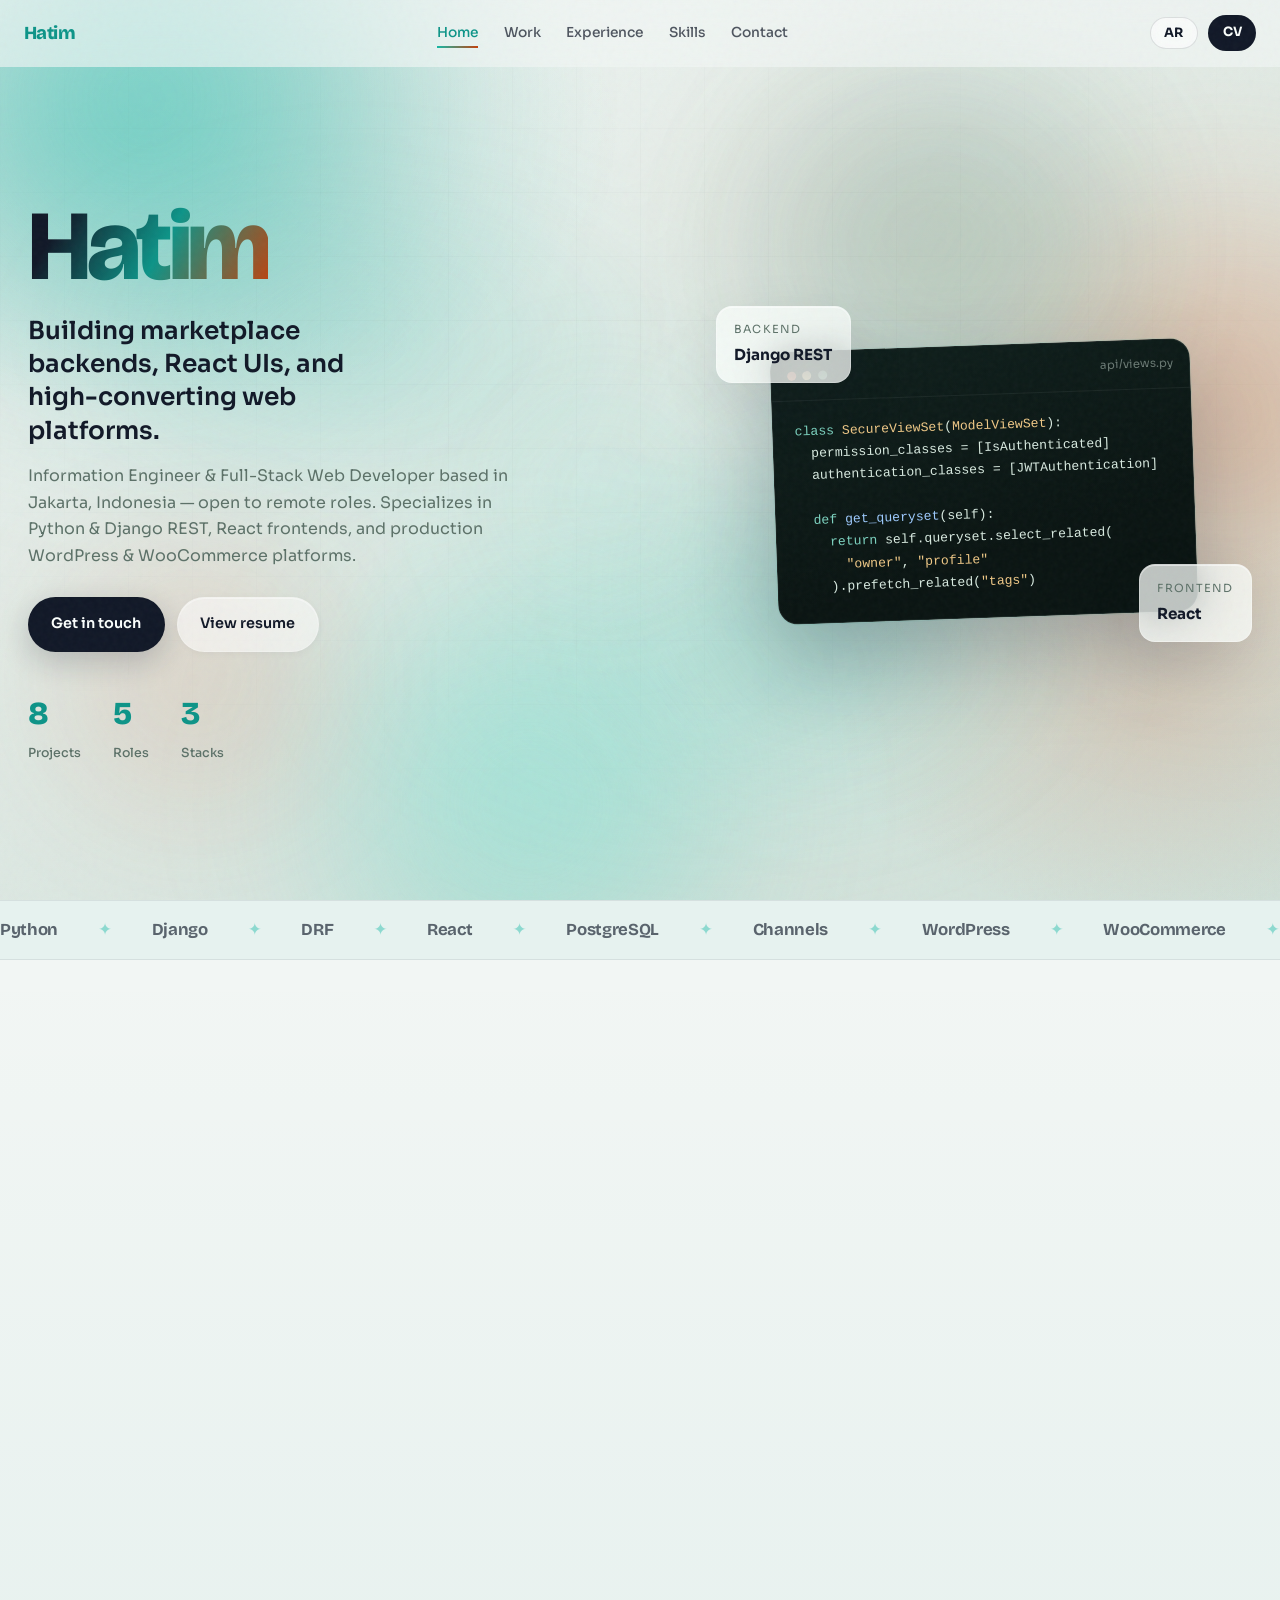
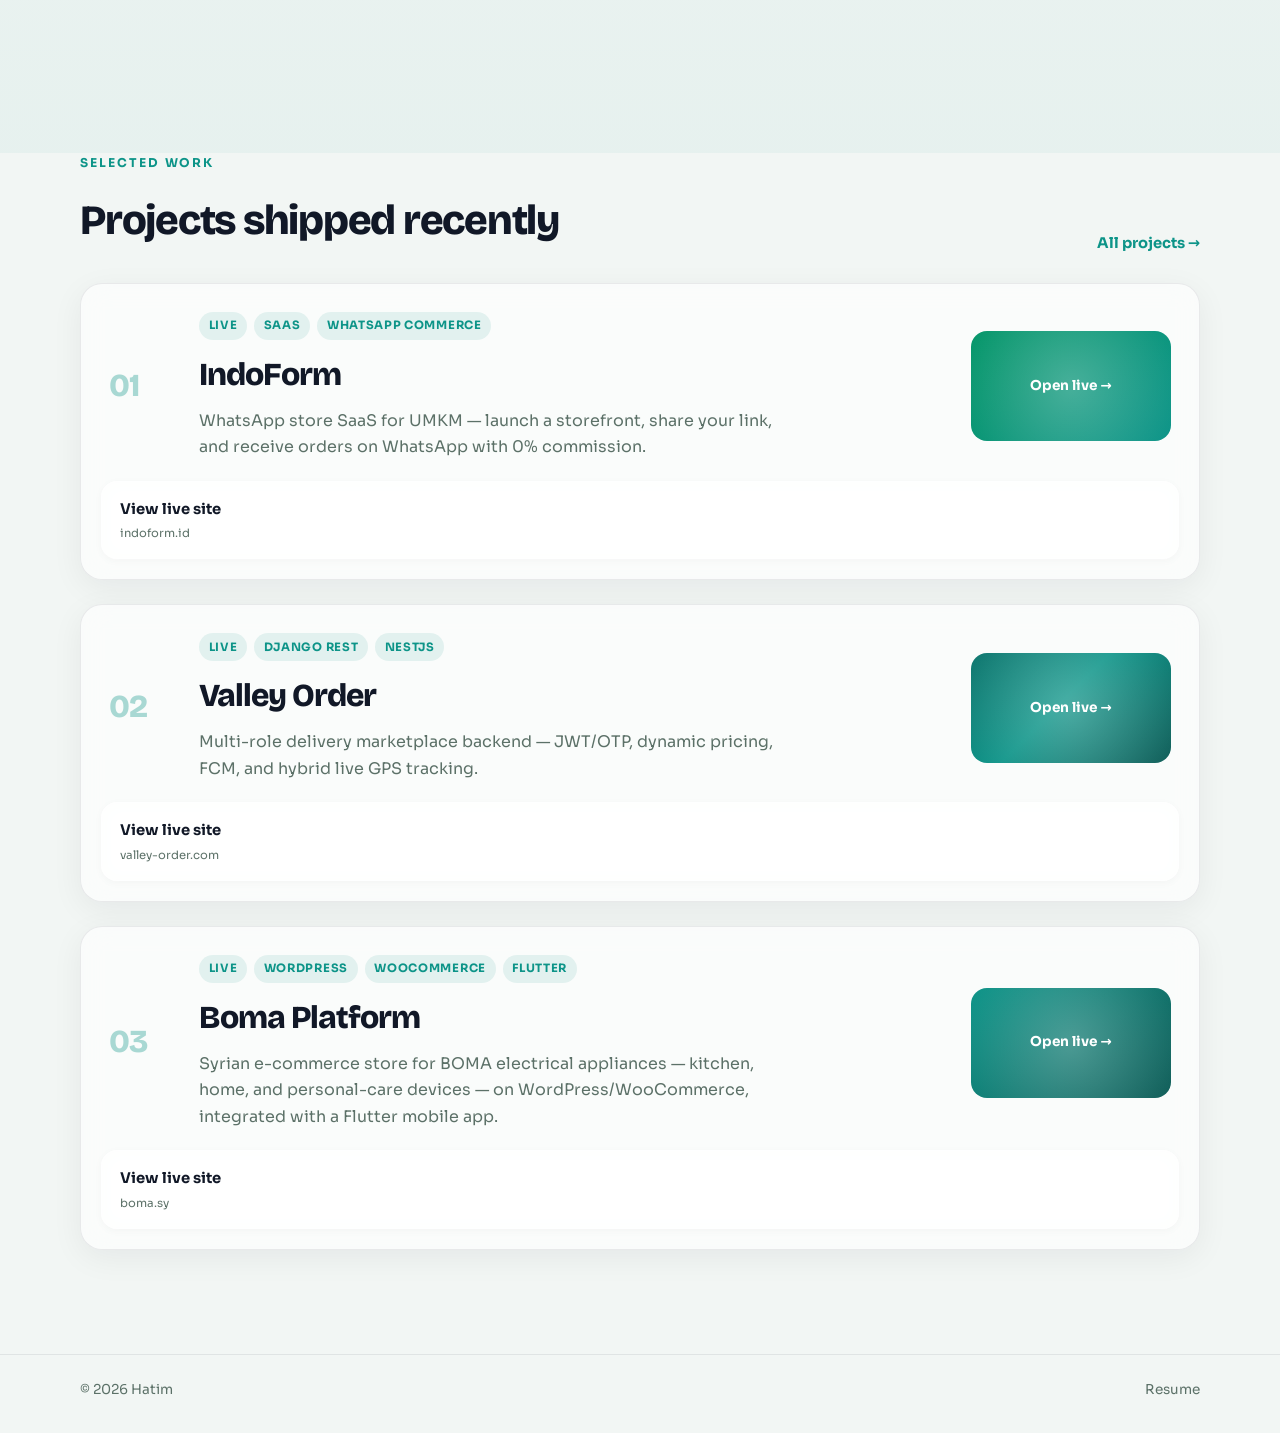
<file: index.html>
<!DOCTYPE html>
<html lang="en">
<head>
  <meta charset="UTF-8">
  <meta name="viewport" content="width=device-width, initial-scale=1.0">
  <meta name="description" content="Hatim — Information Engineer & Full-Stack Web Developer specializing in Python, Django REST Framework, WordPress & WooCommerce.">
  <title>Hatim | Python (Django) & Full-Stack Developer</title>
  <link rel="preconnect" href="https://fonts.googleapis.com">
  <link rel="preconnect" href="https://fonts.gstatic.com" crossorigin>
  <link href="https://fonts.googleapis.com/css2?family=Bricolage+Grotesque:opsz,wght@12..96,500;12..96,700;12..96,800&family=Sora:wght@400;500;600;700&family=IBM+Plex+Sans+Arabic:wght@400;500;600;700&display=swap" rel="stylesheet">
  <link rel="stylesheet" href="css/styles.css">
</head>
<body data-page="home">
  <div class="cursor-glow" id="cursorGlow" aria-hidden="true"></div>
  <div class="noise" aria-hidden="true"></div>

  <header class="site-header" id="header">
    <a class="logo" href="index.html"><span>Hatim</span></a>
    <nav class="nav" id="nav">
      <a href="index.html" data-nav="home" data-i18n="nav.home">Home</a>
      <a href="work.html" data-nav="work" data-i18n="nav.work">Work</a>
      <a href="experience.html" data-nav="experience" data-i18n="nav.experience">Experience</a>
      <a href="skills.html" data-nav="skills" data-i18n="nav.skills">Skills</a>
      <a href="contact.html" data-nav="contact" data-i18n="nav.contact">Contact</a>
    </nav>
    <div class="header-actions">
      <button class="lang-toggle" type="button" data-i18n-aria="nav.langAria">AR</button>
      <a class="header-cta" href="resume.html" data-i18n="nav.cv">CV</a>
      <button class="nav-toggle" id="navToggle" data-i18n-aria="nav.menu" aria-label="Menu">
        <span></span><span></span>
      </button>
    </div>
  </header>

  <main>
    <section class="hero">
      <div class="hero-bg" aria-hidden="true">
        <div class="hero-mesh"></div>
        <div class="aurora" id="aurora">
          <div class="aurora-blob aurora-blob-1"></div>
          <div class="aurora-blob aurora-blob-2"></div>
          <div class="aurora-blob aurora-blob-3"></div>
          <div class="aurora-blob aurora-blob-4"></div>
          <div class="aurora-plasma"></div>
        </div>
        <div class="hero-orb hero-orb-1"></div>
        <div class="hero-orb hero-orb-2"></div>
        <div class="hero-orb hero-orb-3"></div>
        <div class="hero-lines"></div>
      </div>

      <div class="hero-content">
        <p class="hero-brand split-text single" data-split="brand">
          <span class="word">Hatim</span>
        </p>
        <h1 class="split-text" data-split="headline" data-i18n="home.headline">Building marketplace backends, React UIs, and high-converting web platforms.</h1>
        <p class="hero-lead reveal-blur" data-delay="1" data-i18n="home.lead">
          Information Engineer &amp; Full-Stack Web Developer based in Jakarta, Indonesia — open to remote roles. Specializes in Python &amp; Django REST, React frontends, and production WordPress &amp; WooCommerce platforms.
        </p>
        <div class="hero-actions reveal-blur" data-delay="2">
          <a class="btn btn-primary magnetic" href="contact.html" data-i18n="home.ctaTouch"><span>Get in touch</span></a>
          <a class="btn btn-ghost magnetic" href="resume.html" data-i18n="home.ctaCv"><span>View resume</span></a>
        </div>
        <div class="hero-stats reveal-blur" data-delay="3">
          <div><strong data-count="8">0</strong><span data-i18n="home.statProjects">Projects</span></div>
          <div><strong data-count="5">0</strong><span data-i18n="home.statRoles">Roles</span></div>
          <div><strong data-count="3">0</strong><span data-i18n="home.statStacks">Stacks</span></div>
        </div>
      </div>

      <div class="hero-visual reveal-scale" aria-hidden="true">
        <div class="stack-card stack-card-1">
          <span class="stack-label" data-i18n="home.stackBackend">Backend</span>
          <strong>Django REST</strong>
        </div>
        <div class="stack-card stack-card-2">
          <span class="stack-label" data-i18n="home.stackFrontend">Frontend</span>
          <strong>React</strong>
        </div>
        <div class="code-panel">
          <div class="code-top">
            <span></span><span></span><span></span>
            <em>api/views.py</em>
          </div>
          <pre><code><span class="kw">class</span> <span class="type">SecureViewSet</span>(<span class="type">ModelViewSet</span>):
  permission_classes = [IsAuthenticated]
  authentication_classes = [JWTAuthentication]

  <span class="kw">def</span> <span class="fn">get_queryset</span>(self):
    <span class="kw">return</span> self.queryset.select_related(
      <span class="type">"owner"</span>, <span class="type">"profile"</span>
    ).prefetch_related(<span class="type">"tags"</span>)</code></pre>
        </div>
      </div>
    </section>

    <div class="marquee" aria-hidden="true">
      <div class="marquee-track">
        <span>Python</span><span>Django</span><span>DRF</span><span>React</span><span>PostgreSQL</span><span>Channels</span><span>WordPress</span><span>WooCommerce</span><span>NestJS</span>
        <span>Python</span><span>Django</span><span>DRF</span><span>React</span><span>PostgreSQL</span><span>Channels</span><span>WordPress</span><span>WooCommerce</span><span>NestJS</span>
      </div>
    </div>

    <section class="section about">
      <div class="container narrow">
        <p class="eyebrow reveal-blur" data-i18n="home.aboutEyebrow">About</p>
        <h2 class="split-text" data-split="section" data-i18n="home.aboutTitle">Full-stack engineer focused on APIs, React UIs, and conversion.</h2>
        <p class="reveal-blur" data-i18n="home.aboutBody">
          I design and ship Django REST backends with JWT auth, realtime tracking, and clean data models —
          plus React frontends and production WordPress &amp; WooCommerce platforms tuned for speed, security, and UX.
        </p>
        <div class="home-preview reveal-blur">
          <div class="home-preview-grid">
            <article class="home-card">
              <strong data-i18n="home.cardWork">Work</strong>
              <span data-i18n="home.cardWorkBody">Live: IndoForm, Valley Order, Boma, WordPress sites, Gia, and more.</span>
              <a href="work.html" data-i18n="home.cardWorkLink">View projects →</a>
            </article>
            <article class="home-card">
              <strong data-i18n="home.cardExp">Experience</strong>
              <span data-i18n="home.cardExpBody">Marketplace backend at Valley Order (Jibran), plus WordPress &amp; React delivery.</span>
              <a href="experience.html" data-i18n="home.cardExpLink">See timeline →</a>
            </article>
            <article class="home-card">
              <strong data-i18n="home.cardSkills">Skills</strong>
              <span data-i18n="home.cardSkillsBody">Django REST, React, PostgreSQL, Channels, WooCommerce, and CI/CD.</span>
              <a href="skills.html" data-i18n="home.cardSkillsLink">Explore skills →</a>
            </article>
          </div>
        </div>
      </div>
    </section>

    <section class="section featured-work">
      <div class="container">
        <div class="featured-head reveal-blur">
          <div>
            <p class="eyebrow" data-i18n="home.featuredEyebrow">Selected work</p>
            <h2 data-i18n="home.featuredTitle">Projects shipped recently</h2>
          </div>
          <a href="work.html" data-i18n="home.featuredAll">All projects →</a>
        </div>

        <div class="work-list">
          <article class="work-item spotlight-card tilt-card reveal-blur">
            <div class="spotlight" aria-hidden="true"></div>
            <div class="tilt-glow" aria-hidden="true"></div>
            <a class="work-main-link" href="https://www.indoform.id/" target="_blank" rel="noopener" aria-label="Open IndoForm">
              <div class="work-index" aria-hidden="true"></div>
              <div class="work-body">
                <div class="work-tags"><span data-i18n="tag.live">Live</span><span>SaaS</span><span data-i18n="work.tagWhatsApp">WhatsApp Commerce</span></div>
                <h3 data-i18n="home.indoformTitle">IndoForm</h3>
                <p data-i18n="home.indoformDesc">WhatsApp store SaaS for UMKM — launch a storefront, share your link, and receive orders on WhatsApp with 0% commission.</p>
              </div>
              <div class="work-preview indoform">
                <div class="preview-glow"></div>
                <span data-i18n="home.bomaPreview">Open live →</span>
              </div>
            </a>
            <div class="work-actions work-actions-grid cols-1">
              <a class="work-action live" href="https://www.indoform.id/" target="_blank" rel="noopener">
                <strong data-i18n="home.bomaAction">View live site</strong>
                <span>indoform.id</span>
              </a>
            </div>
          </article>

          <article class="work-item spotlight-card tilt-card reveal-blur">
            <div class="spotlight" aria-hidden="true"></div>
            <div class="tilt-glow" aria-hidden="true"></div>
            <a class="work-main-link" href="https://valley-order.com/" target="_blank" rel="noopener" aria-label="Open Valley Order">
              <div class="work-index" aria-hidden="true"></div>
              <div class="work-body">
                <div class="work-tags"><span data-i18n="tag.live">Live</span><span>Django REST</span><span>NestJS</span></div>
                <h3 data-i18n="home.valleyTitle">Valley Order</h3>
                <p data-i18n="home.valleyDesc">Multi-role delivery marketplace backend — JWT/OTP, dynamic pricing, FCM, and hybrid live GPS tracking.</p>
              </div>
              <div class="work-preview valley">
                <div class="preview-glow"></div>
                <span data-i18n="home.bomaPreview">Open live →</span>
              </div>
            </a>
            <div class="work-actions work-actions-grid cols-1">
              <a class="work-action live" href="https://valley-order.com/" target="_blank" rel="noopener">
                <strong data-i18n="home.bomaAction">View live site</strong>
                <span>valley-order.com</span>
              </a>
            </div>
          </article>

          <article class="work-item spotlight-card tilt-card reveal-blur">
            <div class="spotlight" aria-hidden="true"></div>
            <div class="tilt-glow" aria-hidden="true"></div>
            <a class="work-main-link" href="https://boma.sy/" target="_blank" rel="noopener" aria-label="Open Boma Platform">
              <div class="work-index" aria-hidden="true"></div>
              <div class="work-body">
                <div class="work-tags"><span data-i18n="tag.live">Live</span><span>WordPress</span><span>WooCommerce</span><span>Flutter</span></div>
                <h3>Boma Platform</h3>
                <p data-i18n="home.bomaDesc">Syrian e-commerce store for BOMA electrical appliances — kitchen, home, and personal-care devices — on WordPress/WooCommerce, integrated with a Flutter mobile app.</p>
              </div>
              <div class="work-preview">
                <div class="preview-glow"></div>
                <span data-i18n="home.bomaPreview">Open live →</span>
              </div>
            </a>
            <div class="work-actions work-actions-grid cols-1">
              <a class="work-action live" href="https://boma.sy/" target="_blank" rel="noopener">
                <strong data-i18n="home.bomaAction">View live site</strong>
                <span>boma.sy</span>
              </a>
            </div>
          </article>
        </div>
      </div>
    </section>
  </main>

  <footer class="site-footer">
    <div class="container footer-inner">
      <span>© <span id="year"></span> Hatim</span>
      <a href="resume.html" data-i18n="footer.resume">Resume (PDF)</a>
    </div>
  </footer>

  <script src="js/i18n.js?v=7"></script>
  <script src="js/main.js?v=7"></script>
</body>
</html>
</file>
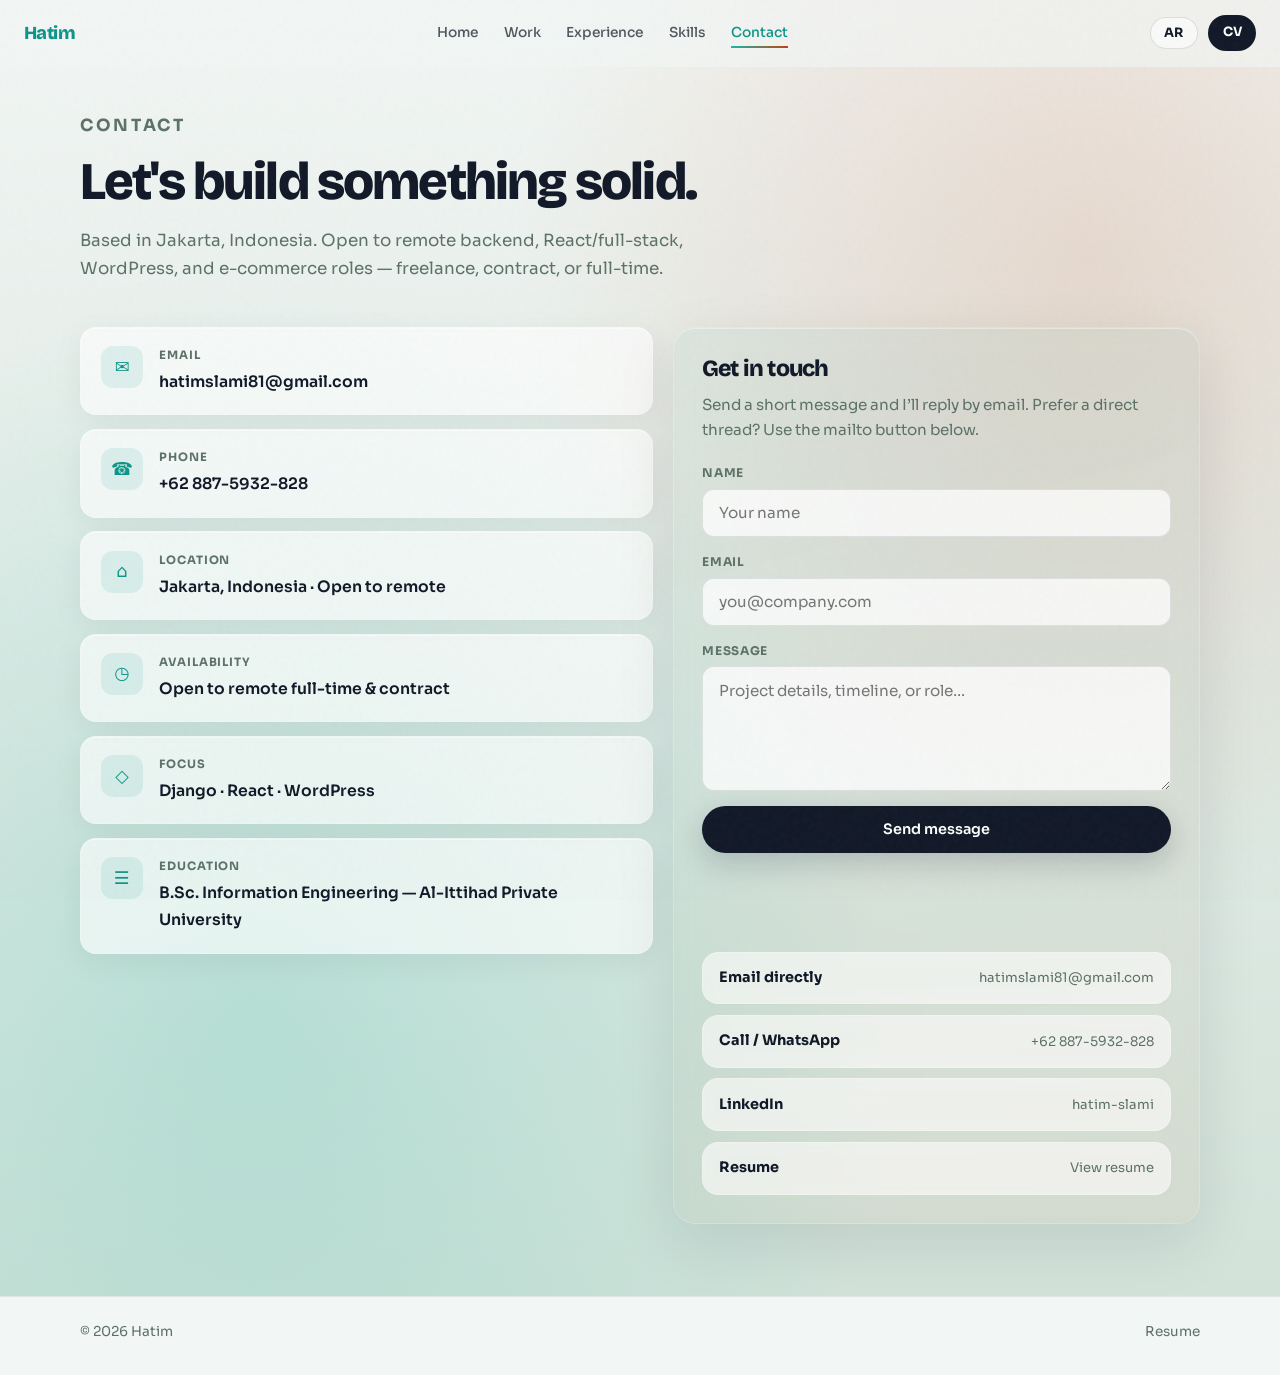
<file: contact.html>
<!DOCTYPE html>
<html lang="en">
<head>
  <meta charset="UTF-8">
  <meta name="viewport" content="width=device-width, initial-scale=1.0">
  <meta name="description" content="Contact Hatim — Python/Django & Full-Stack developer available for backend, WordPress, and e-commerce work.">
  <title>Contact | Hatim</title>
  <link rel="preconnect" href="https://fonts.googleapis.com">
  <link rel="preconnect" href="https://fonts.gstatic.com" crossorigin>
  <link href="https://fonts.googleapis.com/css2?family=Bricolage+Grotesque:opsz,wght@12..96,500;12..96,700;12..96,800&family=Sora:wght@400;500;600;700&family=IBM+Plex+Sans+Arabic:wght@400;500;600;700&display=swap" rel="stylesheet">
  <link rel="stylesheet" href="css/styles.css">
</head>
<body data-page="contact">
  <div class="cursor-glow" id="cursorGlow" aria-hidden="true"></div>
  <div class="noise" aria-hidden="true"></div>

  <header class="site-header" id="header">
    <a class="logo" href="index.html"><span>Hatim</span></a>
    <nav class="nav" id="nav">
      <a href="index.html" data-nav="home" data-i18n="nav.home">Home</a>
      <a href="work.html" data-nav="work" data-i18n="nav.work">Work</a>
      <a href="experience.html" data-nav="experience" data-i18n="nav.experience">Experience</a>
      <a href="skills.html" data-nav="skills" data-i18n="nav.skills">Skills</a>
      <a href="contact.html" data-nav="contact" data-i18n="nav.contact">Contact</a>
    </nav>
    <div class="header-actions">
      <button class="lang-toggle" type="button" data-i18n-aria="nav.langAria">AR</button>
      <a class="header-cta" href="resume.html" data-i18n="nav.cv">CV</a>
      <button class="nav-toggle" id="navToggle" data-i18n-aria="nav.menu" aria-label="Menu">
        <span></span><span></span>
      </button>
    </div>
  </header>

  <main class="page-shell contact">
    <div class="contact-bg" aria-hidden="true"></div>
    <div class="container">
      <header class="page-hero">
        <p class="eyebrow reveal-blur" data-i18n="contact.eyebrow">Contact</p>
        <h1 class="split-text" data-split="section" data-i18n="contact.title">Let's build something solid.</h1>
        <p class="reveal-blur" data-i18n="contact.lead">Based in Jakarta, Indonesia. Open to remote backend, full-stack, WordPress, and e-commerce roles — freelance, contract, or full-time.</p>
      </header>

      <div class="contact-layout">
        <div class="contact-details reveal-blur">
          <div class="contact-detail-card">
            <div class="contact-detail-icon" aria-hidden="true">✉</div>
            <div>
              <small data-i18n="contact.emailLabel">Email</small>
              <a href="mailto:hatimslami81@gmail.com">hatimslami81@gmail.com</a>
            </div>
          </div>
          <div class="contact-detail-card">
            <div class="contact-detail-icon" aria-hidden="true">☎</div>
            <div>
              <small data-i18n="contact.phoneLabel">Phone</small>
              <a href="tel:+628875932828">+62 887-5932-828</a>
            </div>
          </div>
          <div class="contact-detail-card">
            <div class="contact-detail-icon" aria-hidden="true">⌂</div>
            <div>
              <small data-i18n="contact.locationLabel">Location</small>
              <strong data-i18n="contact.locationValue">Jakarta, Indonesia · Open to remote</strong>
            </div>
          </div>
          <div class="contact-detail-card">
            <div class="contact-detail-icon" aria-hidden="true">◷</div>
            <div>
              <small data-i18n="contact.availLabel">Availability</small>
              <strong data-i18n="contact.availValue">Open to remote full-time &amp; contract</strong>
            </div>
          </div>
          <div class="contact-detail-card">
            <div class="contact-detail-icon" aria-hidden="true">◇</div>
            <div>
              <small data-i18n="contact.focusLabel">Focus</small>
              <strong>Django · React · WordPress</strong>
            </div>
          </div>
          <div class="contact-detail-card">
              <div class="contact-detail-icon" aria-hidden="true">☰</div>
            <div>
              <small data-i18n="contact.eduLabel">Education</small>
              <strong data-i18n="contact.eduValue">B.Sc. Information Engineering — Al-Ittihad Private University</strong>
            </div>
          </div>
        </div>

        <aside class="contact-panel reveal-blur">
          <h2 data-i18n="contact.panelTitle">Get in touch</h2>
          <p data-i18n="contact.panelBody">Send a short message and I’ll reply by email. Prefer a direct thread? Use the mailto button below.</p>

          <form class="contact-form" id="contactForm" novalidate>
            <div class="form-field">
              <label for="name" data-i18n="contact.labelName">Name</label>
              <input id="name" name="name" type="text" autocomplete="name" required data-i18n-placeholder="contact.phName" placeholder="Your name">
            </div>
            <div class="form-field">
              <label for="email" data-i18n="contact.labelEmail">Email</label>
              <input id="email" name="email" type="email" autocomplete="email" required data-i18n-placeholder="contact.phEmail" placeholder="you@company.com">
            </div>
            <div class="form-field">
              <label for="message" data-i18n="contact.labelMessage">Message</label>
              <textarea id="message" name="message" rows="5" required data-i18n-placeholder="contact.phMessage" placeholder="Project details, timeline, or role…"></textarea>
            </div>
            <button class="btn btn-primary magnetic" type="submit" data-i18n="contact.send"><span>Send message</span></button>
            <p class="form-status" id="formStatus" role="status" aria-live="polite"></p>
          </form>

          <div class="contact-links">
            <a class="contact-link-btn" href="mailto:hatimslami81@gmail.com?subject=Hello%20Hatim">
              <strong data-i18n="contact.emailDirect">Email directly</strong>
              <span>hatimslami81@gmail.com</span>
            </a>
            <a class="contact-link-btn" href="tel:+628875932828">
              <strong data-i18n="contact.phoneDirect">Call / WhatsApp</strong>
              <span>+62 887-5932-828</span>
            </a>
            <a class="contact-link-btn" href="https://www.linkedin.com/in/hatim-slami" target="_blank" rel="noopener" id="social-linkedin">
              <strong>LinkedIn</strong>
              <span>hatim-slami</span>
            </a>
            <a class="contact-link-btn" href="resume.html"><strong data-i18n="contact.resume">Resume</strong><span data-i18n="contact.resumeSub">View resume</span></a>
          </div>
        </aside>
      </div>
    </div>
  </main>

  <footer class="site-footer">
    <div class="container footer-inner">
      <span>© <span id="year"></span> Hatim</span>
      <a href="resume.html" data-i18n="footer.resume">Resume (PDF)</a>
    </div>
  </footer>

  <script src="js/i18n.js?v=7"></script>
  <script src="js/main.js?v=7"></script>
</body>
</html>
</file>
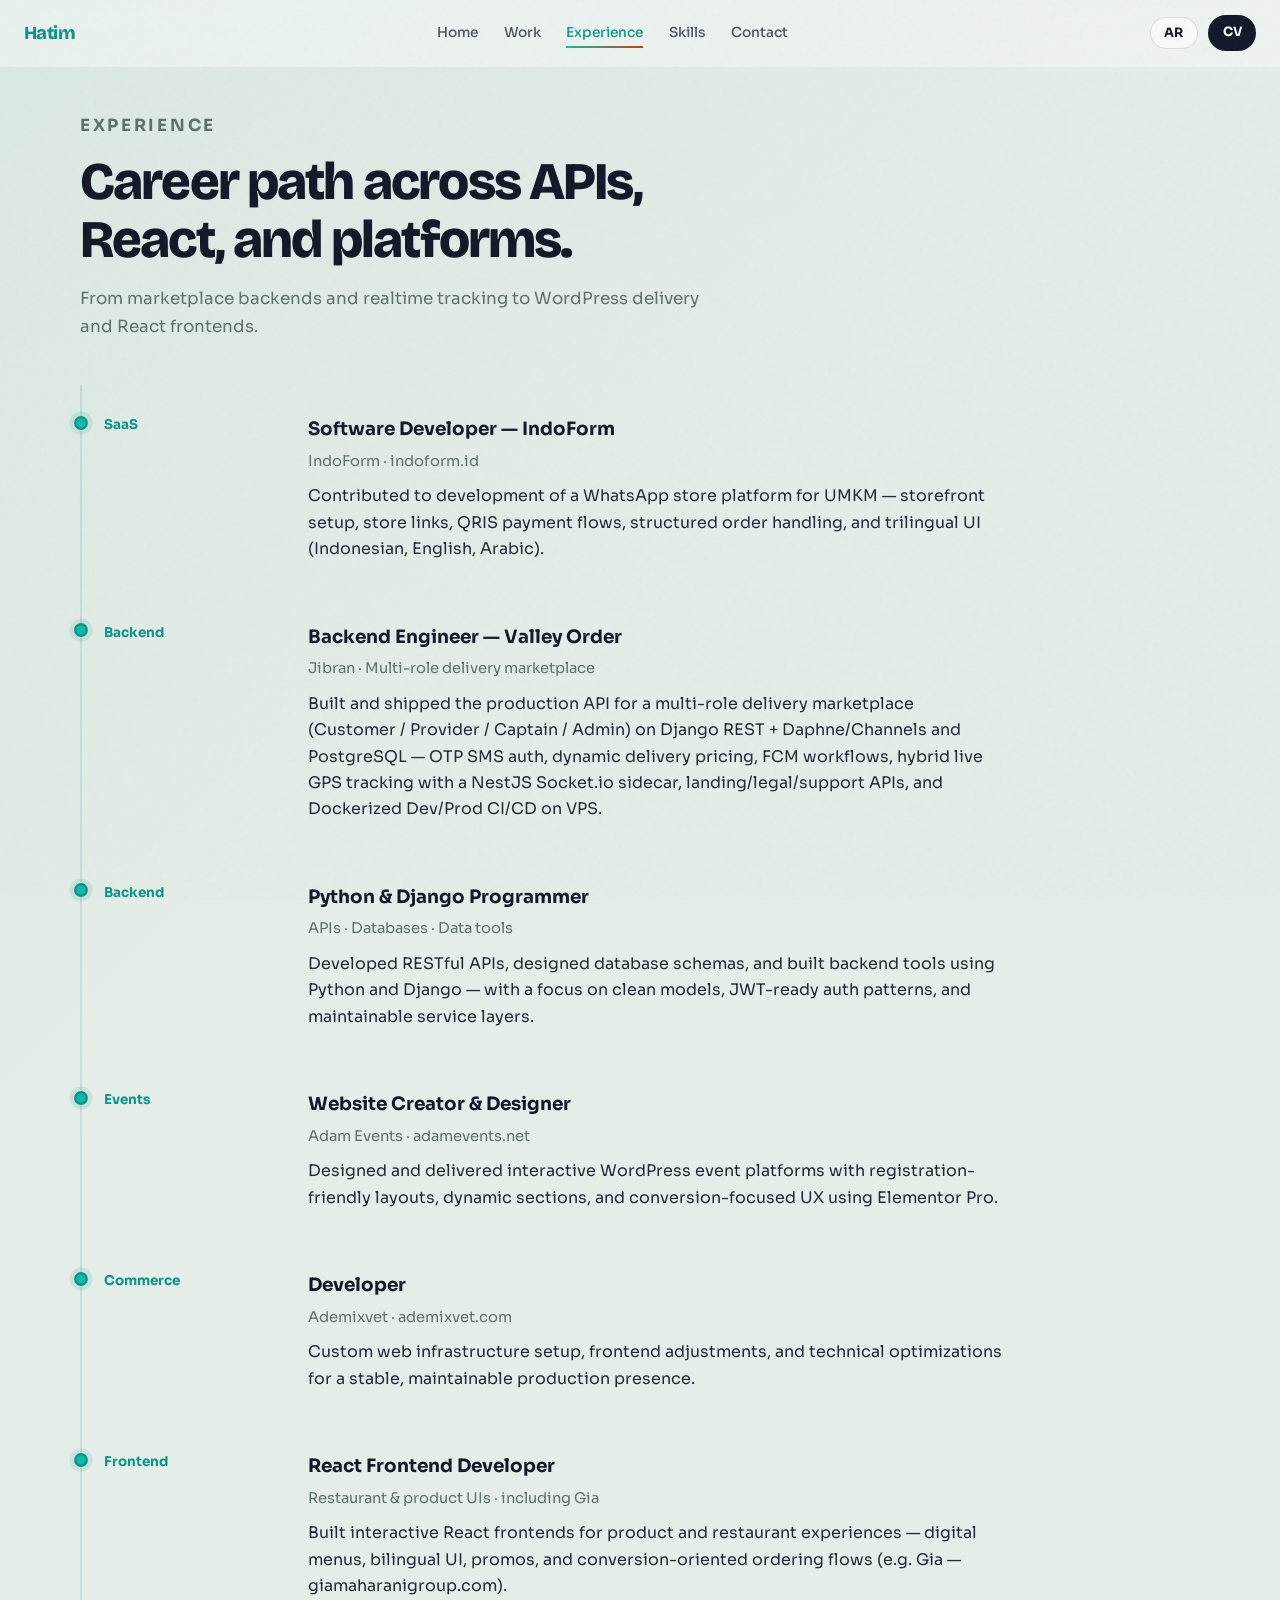
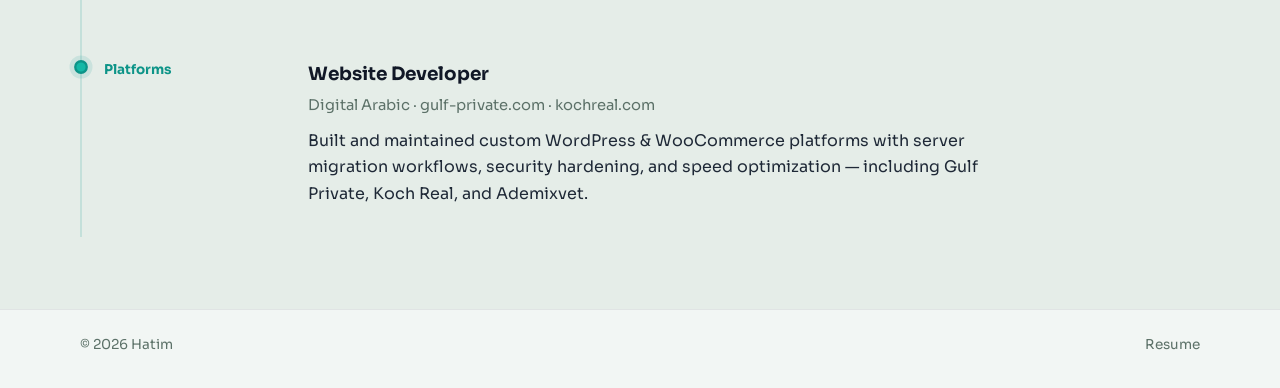
<file: experience.html>
<!DOCTYPE html>
<html lang="en">
<head>
  <meta charset="UTF-8">
  <meta name="viewport" content="width=device-width, initial-scale=1.0">
  <meta name="description" content="Career timeline of Hatim — Valley Order backend, React frontends, and WordPress delivery.">
  <title>Experience | Hatim</title>
  <link rel="preconnect" href="https://fonts.googleapis.com">
  <link rel="preconnect" href="https://fonts.gstatic.com" crossorigin>
  <link href="https://fonts.googleapis.com/css2?family=Bricolage+Grotesque:opsz,wght@12..96,500;12..96,700;12..96,800&family=Sora:wght@400;500;600;700&family=IBM+Plex+Sans+Arabic:wght@400;500;600;700&display=swap" rel="stylesheet">
  <link rel="stylesheet" href="css/styles.css">
</head>
<body data-page="experience">
  <div class="cursor-glow" id="cursorGlow" aria-hidden="true"></div>
  <div class="noise" aria-hidden="true"></div>

  <header class="site-header" id="header">
    <a class="logo" href="index.html"><span>Hatim</span></a>
    <nav class="nav" id="nav">
      <a href="index.html" data-nav="home" data-i18n="nav.home">Home</a>
      <a href="work.html" data-nav="work" data-i18n="nav.work">Work</a>
      <a href="experience.html" data-nav="experience" data-i18n="nav.experience">Experience</a>
      <a href="skills.html" data-nav="skills" data-i18n="nav.skills">Skills</a>
      <a href="contact.html" data-nav="contact" data-i18n="nav.contact">Contact</a>
    </nav>
    <div class="header-actions">
      <button class="lang-toggle" type="button" data-i18n-aria="nav.langAria">AR</button>
      <a class="header-cta" href="resume.html" data-i18n="nav.cv">CV</a>
      <button class="nav-toggle" id="navToggle" data-i18n-aria="nav.menu" aria-label="Menu">
        <span></span><span></span>
      </button>
    </div>
  </header>

  <main class="page-shell experience">
    <div class="container">
      <header class="page-hero">
        <p class="eyebrow reveal-blur" data-i18n="exp.eyebrow">Experience</p>
        <h1 class="split-text" data-split="section" data-i18n="exp.title">Career path across APIs, React, and platforms.</h1>
        <p class="reveal-blur" data-i18n="exp.lead">From marketplace backends and realtime tracking to WordPress delivery and React frontends.</p>
      </header>

      <div class="timeline">
        <article class="timeline-item">
          <div class="timeline-rail" aria-hidden="true"></div>
          <div class="timeline-when" data-i18n="exp.whenIndoform">SaaS</div>
          <div class="timeline-body">
            <h3 data-i18n="exp.roleIndoform">Software Developer — IndoForm</h3>
            <p class="company">IndoForm · <a href="https://www.indoform.id/" target="_blank" rel="noopener">indoform.id</a></p>
            <p data-i18n="exp.bodyIndoform">Contributed to development of a WhatsApp store platform for UMKM — storefront setup, store links, QRIS payment flows, structured order handling, and trilingual UI (Indonesian, English, Arabic).</p>
          </div>
        </article>

        <article class="timeline-item">
          <div class="timeline-rail" aria-hidden="true"></div>
          <div class="timeline-when" data-i18n="exp.whenValley">Backend</div>
          <div class="timeline-body">
            <h3 data-i18n="exp.roleValley">Backend Engineer — Valley Order</h3>
            <p class="company" data-i18n="exp.companyValley">Jibran · Multi-role delivery marketplace</p>
            <p data-i18n="exp.bodyValley">Built and shipped the production API for a multi-role delivery marketplace (Customer / Provider / Captain / Admin) on Django REST + Daphne/Channels and PostgreSQL — OTP SMS auth, dynamic delivery pricing, FCM workflows, hybrid live GPS tracking with a NestJS Socket.io sidecar, landing/legal/support APIs, and Dockerized Dev/Prod CI/CD on VPS.</p>
          </div>
        </article>

        <article class="timeline-item">
          <div class="timeline-rail" aria-hidden="true"></div>
          <div class="timeline-when" data-i18n="exp.when1">Backend</div>
          <div class="timeline-body">
            <h3 data-i18n="exp.role1">Python &amp; Django Programmer</h3>
            <p class="company" data-i18n="exp.company1">APIs · Databases · Data tools</p>
            <p data-i18n="exp.body1">Developed RESTful APIs, designed database schemas, and built backend tools using Python and Django — with a focus on clean models, JWT-ready auth patterns, and maintainable service layers.</p>
          </div>
        </article>

        <article class="timeline-item">
          <div class="timeline-rail" aria-hidden="true"></div>
          <div class="timeline-when" data-i18n="exp.when2">Events</div>
          <div class="timeline-body">
            <h3 data-i18n="exp.role2">Website Creator &amp; Designer</h3>
            <p class="company">Adam Events · <a href="https://adamevents.net/" target="_blank" rel="noopener">adamevents.net</a></p>
            <p data-i18n="exp.body2">Designed and delivered interactive WordPress event platforms with registration-friendly layouts, dynamic sections, and conversion-focused UX using Elementor Pro.</p>
          </div>
        </article>

        <article class="timeline-item">
          <div class="timeline-rail" aria-hidden="true"></div>
          <div class="timeline-when" data-i18n="exp.when3">Commerce</div>
          <div class="timeline-body">
            <h3 data-i18n="exp.role3">Developer</h3>
            <p class="company">Ademixvet · <a href="https://ademixvet.com/" target="_blank" rel="noopener">ademixvet.com</a></p>
            <p data-i18n="exp.body3">Custom web infrastructure setup, frontend adjustments, and technical optimizations for a stable, maintainable production presence.</p>
          </div>
        </article>

        <article class="timeline-item">
          <div class="timeline-rail" aria-hidden="true"></div>
          <div class="timeline-when" data-i18n="exp.whenReact">Frontend</div>
          <div class="timeline-body">
            <h3 data-i18n="exp.roleReact">React Frontend Developer</h3>
            <p class="company" data-i18n="exp.companyReact">Restaurant &amp; product UIs · including Gia</p>
            <p data-i18n="exp.bodyReact">Built interactive React frontends for product and restaurant experiences — digital menus, bilingual UI, promos, and conversion-oriented ordering flows (e.g. Gia — giamaharanigroup.com).</p>
          </div>
        </article>

        <article class="timeline-item">
          <div class="timeline-rail" aria-hidden="true"></div>
          <div class="timeline-when" data-i18n="exp.when4">Platforms</div>
          <div class="timeline-body">
            <h3 data-i18n="exp.role4">Website Developer</h3>
            <p class="company">Digital Arabic · <a href="https://gulf-private.com/" target="_blank" rel="noopener">gulf-private.com</a> · <a href="https://kochreal.com" target="_blank" rel="noopener">kochreal.com</a></p>
            <p data-i18n="exp.body4">Built and maintained custom WordPress &amp; WooCommerce platforms with server migration workflows, security hardening, and speed optimization — including Gulf Private, Koch Real, and Ademixvet.</p>
          </div>
        </article>
      </div>
    </div>
  </main>

  <footer class="site-footer">
    <div class="container footer-inner">
      <span>© <span id="year"></span> Hatim</span>
      <a href="resume.html" data-i18n="footer.resume">Resume (PDF)</a>
    </div>
  </footer>

  <script src="js/i18n.js?v=7"></script>
  <script src="js/main.js?v=7"></script>
</body>
</html>
</file>
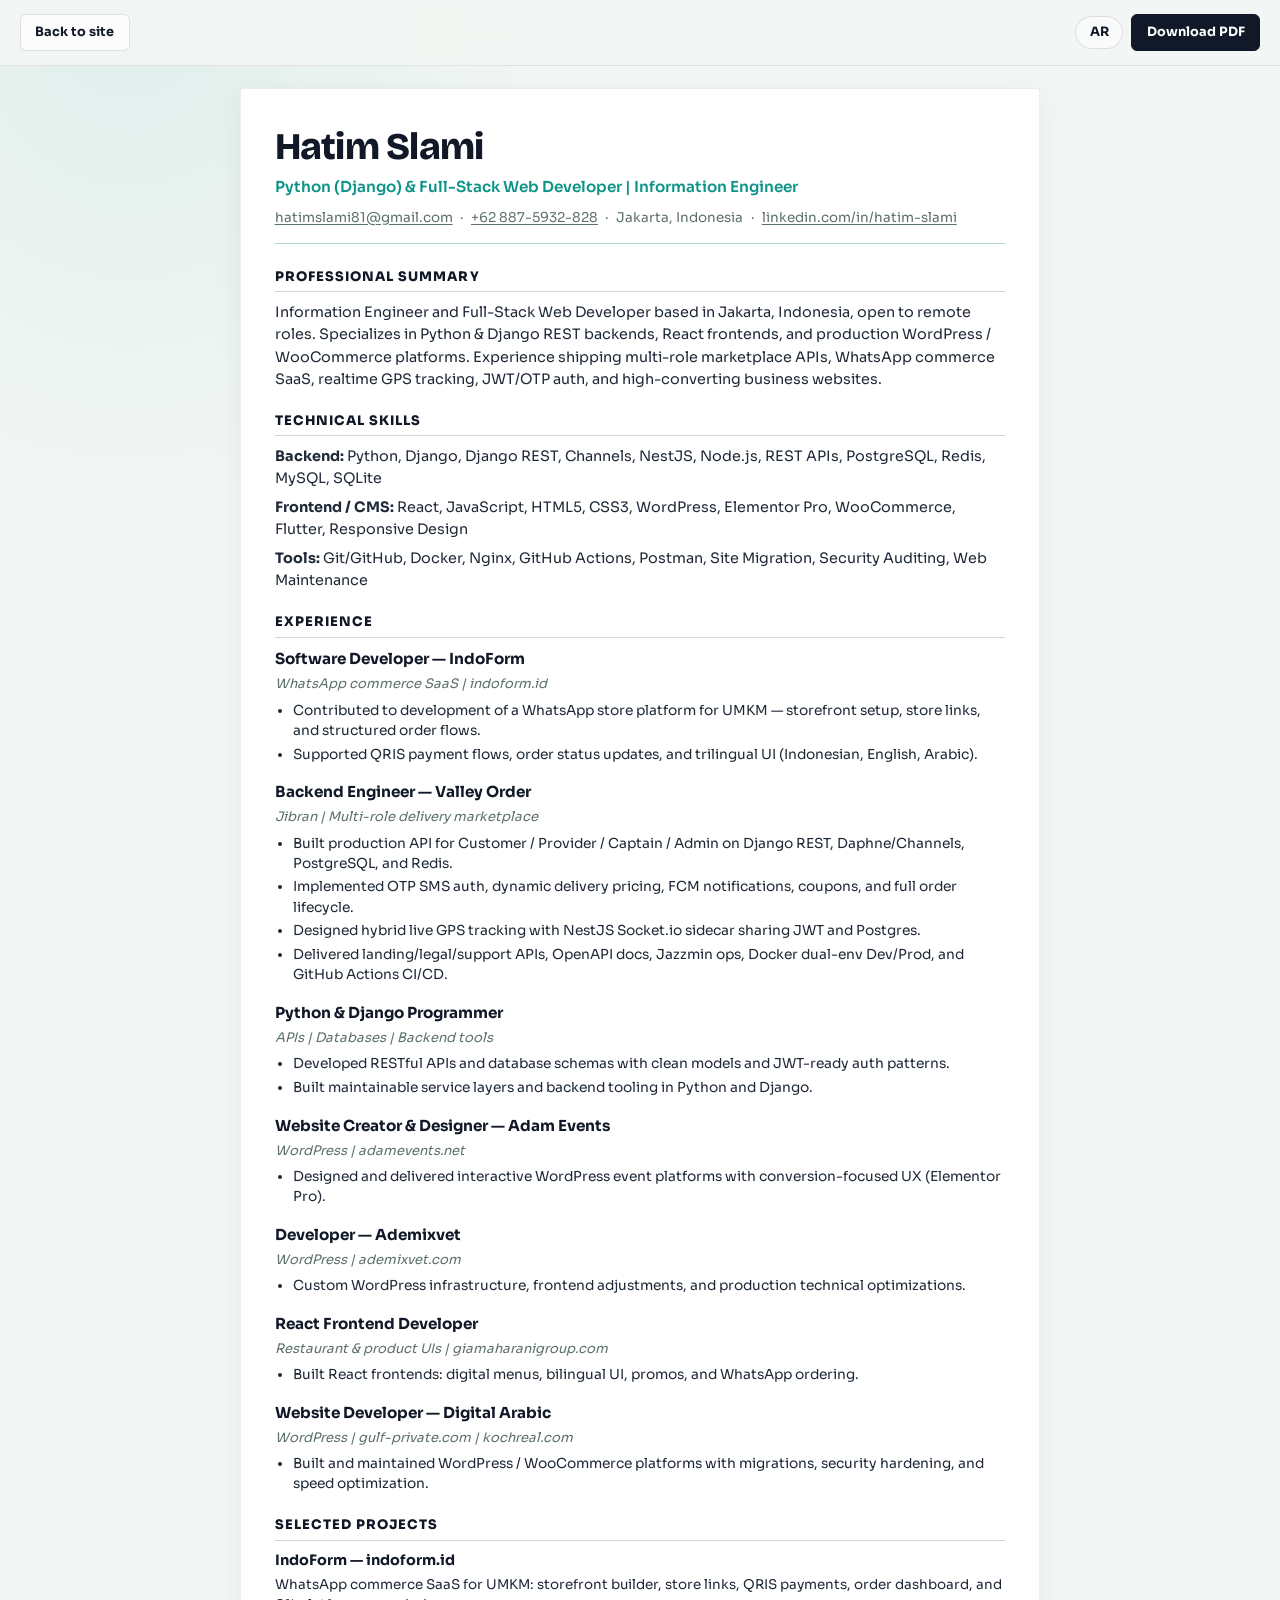
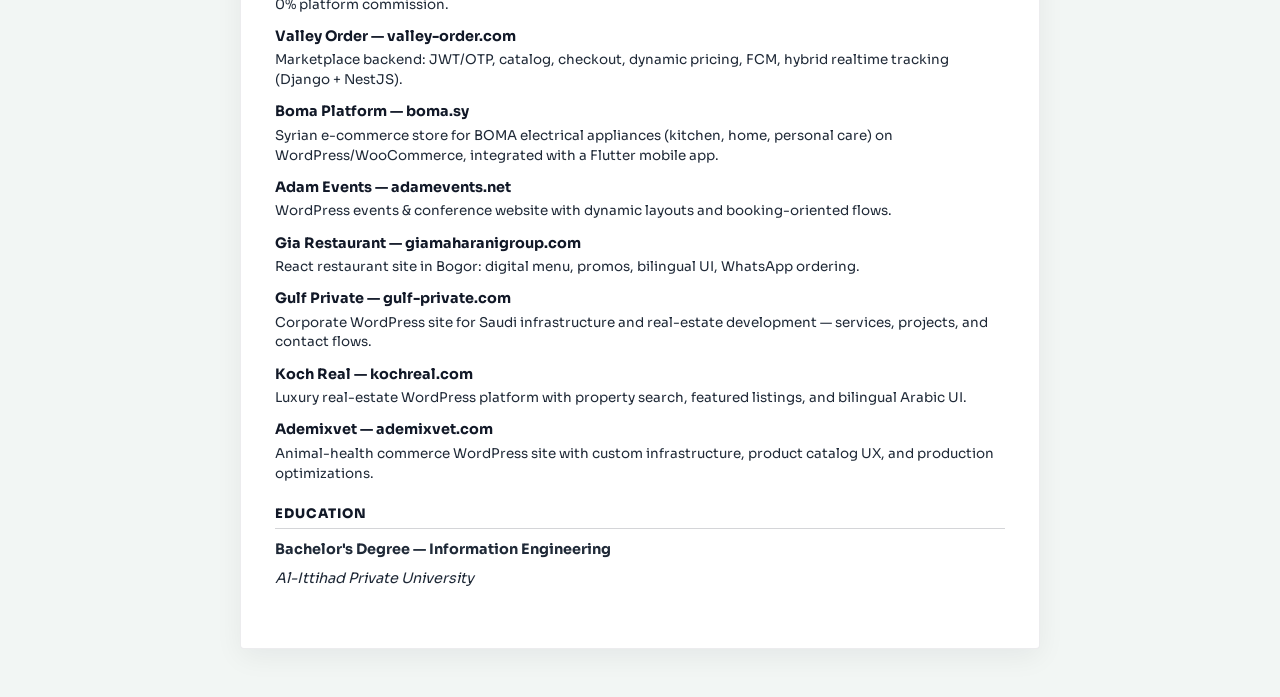
<file: resume.html>
<!DOCTYPE html>
<html lang="en">
<head>
  <meta charset="UTF-8">
  <meta name="viewport" content="width=device-width, initial-scale=1.0">
  <meta name="description" content="Resume of Hatim Slami — Python (Django) & Full-Stack Web Developer based in Jakarta, Indonesia. Open to remote roles.">
  <title>Resume | Hatim Slami</title>
  <link rel="preconnect" href="https://fonts.googleapis.com">
  <link rel="preconnect" href="https://fonts.gstatic.com" crossorigin>
  <link href="https://fonts.googleapis.com/css2?family=Bricolage+Grotesque:opsz,wght@12..96,600;12..96,800&family=Sora:wght@400;500;600;700&family=IBM+Plex+Sans+Arabic:wght@400;500;600;700&display=swap" rel="stylesheet">
  <link rel="stylesheet" href="css/styles.css">
  <link rel="stylesheet" href="css/resume.css">
</head>
<body data-page="resume" class="resume-page">
  <div class="resume-toolbar no-print">
    <a class="resume-tool" href="index.html" data-i18n="resume.back">Back to site</a>
    <div class="resume-toolbar-actions">
      <button class="lang-toggle" type="button" data-i18n-aria="nav.langAria">AR</button>
      <a class="resume-tool primary" href="assets/Hatim_Resume.pdf" download data-i18n="resume.downloadPdf">Download PDF</a>
    </div>
  </div>

  <main class="resume-sheet" id="resumeSheet">
    <header class="resume-header">
      <h1>Hatim Slami</h1>
      <p class="resume-role" data-i18n="resume.title">Python (Django) &amp; Full-Stack Web Developer | Information Engineer</p>
      <p class="resume-contacts">
        <a href="mailto:hatimslami81@gmail.com">hatimslami81@gmail.com</a>
        <span aria-hidden="true">·</span>
        <a href="tel:+628875932828">+62 887-5932-828</a>
        <span aria-hidden="true">·</span>
        <span data-i18n="resume.location">Jakarta, Indonesia</span>
        <span aria-hidden="true">·</span>
        <a href="https://www.linkedin.com/in/hatim-slami" target="_blank" rel="noopener">linkedin.com/in/hatim-slami</a>
      </p>
    </header>

    <section class="resume-section">
      <h2 data-i18n="resume.summaryTitle">Professional Summary</h2>
      <p data-i18n="resume.summary">Information Engineer and Full-Stack Web Developer based in Jakarta, Indonesia, open to remote roles. Specializes in Python &amp; Django REST backends, React frontends, and production WordPress / WooCommerce platforms. Experience shipping multi-role marketplace APIs, WhatsApp commerce SaaS, realtime GPS tracking, JWT/OTP auth, and high-converting business websites.</p>
    </section>

    <section class="resume-section">
      <h2 data-i18n="resume.skillsTitle">Technical Skills</h2>
      <p><strong data-i18n="resume.skillsBackend">Backend:</strong> <span data-i18n="resume.skillsBackendVal">Python, Django, Django REST, Channels, NestJS, Node.js, REST APIs, PostgreSQL, Redis, MySQL, SQLite</span></p>
      <p><strong data-i18n="resume.skillsFrontend">Frontend / CMS:</strong> <span data-i18n="resume.skillsFrontendVal">React, JavaScript, HTML5, CSS3, WordPress, Elementor Pro, WooCommerce, Flutter, Responsive Design</span></p>
      <p><strong data-i18n="resume.skillsTools">Tools:</strong> <span data-i18n="resume.skillsToolsVal">Git/GitHub, Docker, Nginx, GitHub Actions, Postman, Site Migration, Security Auditing, Web Maintenance</span></p>
    </section>

    <section class="resume-section">
      <h2 data-i18n="resume.expTitle">Experience</h2>

      <article class="resume-job">
        <h3 data-i18n="resume.roleIndoform">Software Developer — IndoForm</h3>
        <p class="resume-meta" data-i18n="resume.metaIndoform">WhatsApp commerce SaaS | indoform.id</p>
        <ul>
          <li data-i18n="resume.b1Indoform">Contributed to development of a WhatsApp store platform for UMKM — storefront setup, store links, and structured order flows.</li>
          <li data-i18n="resume.b2Indoform">Supported QRIS payment flows, order status updates, and trilingual UI (Indonesian, English, Arabic).</li>
        </ul>
      </article>

      <article class="resume-job">
        <h3 data-i18n="resume.roleValley">Backend Engineer — Valley Order</h3>
        <p class="resume-meta" data-i18n="resume.metaValley">Jibran | Multi-role delivery marketplace</p>
        <ul>
          <li data-i18n="resume.b1Valley">Built production API for Customer / Provider / Captain / Admin on Django REST, Daphne/Channels, PostgreSQL, and Redis.</li>
          <li data-i18n="resume.b2Valley">Implemented OTP SMS auth, dynamic delivery pricing, FCM notifications, coupons, and full order lifecycle.</li>
          <li data-i18n="resume.b3Valley">Designed hybrid live GPS tracking with NestJS Socket.io sidecar sharing JWT and Postgres.</li>
          <li data-i18n="resume.b4Valley">Delivered landing/legal/support APIs, OpenAPI docs, Jazzmin ops, Docker dual-env Dev/Prod, and GitHub Actions CI/CD.</li>
        </ul>
      </article>

      <article class="resume-job">
        <h3 data-i18n="resume.roleDjango">Python &amp; Django Programmer</h3>
        <p class="resume-meta" data-i18n="resume.metaDjango">APIs | Databases | Backend tools</p>
        <ul>
          <li data-i18n="resume.b1Django">Developed RESTful APIs and database schemas with clean models and JWT-ready auth patterns.</li>
          <li data-i18n="resume.b2Django">Built maintainable service layers and backend tooling in Python and Django.</li>
        </ul>
      </article>

      <article class="resume-job">
        <h3 data-i18n="resume.roleAdam">Website Creator &amp; Designer — Adam Events</h3>
        <p class="resume-meta" data-i18n="resume.metaAdam">WordPress | adamevents.net</p>
        <ul>
          <li data-i18n="resume.b1Adam">Designed and delivered interactive WordPress event platforms with conversion-focused UX (Elementor Pro).</li>
        </ul>
      </article>

      <article class="resume-job">
        <h3 data-i18n="resume.roleAdemix">Developer — Ademixvet</h3>
        <p class="resume-meta" data-i18n="resume.metaAdemix">WordPress | ademixvet.com</p>
        <ul>
          <li data-i18n="resume.b1Ademix">Custom WordPress infrastructure, frontend adjustments, and production technical optimizations.</li>
        </ul>
      </article>

      <article class="resume-job">
        <h3 data-i18n="resume.roleReact">React Frontend Developer</h3>
        <p class="resume-meta" data-i18n="resume.metaReact">Restaurant &amp; product UIs | giamaharanigroup.com</p>
        <ul>
          <li data-i18n="resume.b1React">Built React frontends: digital menus, bilingual UI, promos, and WhatsApp ordering.</li>
        </ul>
      </article>

      <article class="resume-job">
        <h3 data-i18n="resume.roleDigital">Website Developer — Digital Arabic</h3>
        <p class="resume-meta" data-i18n="resume.metaDigital">WordPress | gulf-private.com | kochreal.com</p>
        <ul>
          <li data-i18n="resume.b1Digital">Built and maintained WordPress / WooCommerce platforms with migrations, security hardening, and speed optimization.</li>
        </ul>
      </article>
    </section>

    <section class="resume-section">
      <h2 data-i18n="resume.projectsTitle">Selected Projects</h2>
      <div class="resume-project">
        <strong data-i18n="resume.projIndoform">IndoForm — indoform.id</strong>
        <p data-i18n="resume.projIndoformDesc">WhatsApp commerce SaaS for UMKM: storefront builder, store links, QRIS payments, order dashboard, and 0% platform commission.</p>
      </div>
      <div class="resume-project">
        <strong data-i18n="resume.projValley">Valley Order — valley-order.com</strong>
        <p data-i18n="resume.projValleyDesc">Marketplace backend: JWT/OTP, catalog, checkout, dynamic pricing, FCM, hybrid realtime tracking (Django + NestJS).</p>
      </div>
      <div class="resume-project">
        <strong data-i18n="resume.projBoma">Boma Platform — boma.sy</strong>
        <p data-i18n="resume.projBomaDesc">WordPress / WooCommerce platform for performance and conversion, integrated with a Flutter mobile app.</p>
      </div>
      <div class="resume-project">
        <strong data-i18n="resume.projAdam">Adam Events — adamevents.net</strong>
        <p data-i18n="resume.projAdamDesc">WordPress events &amp; conference website with dynamic layouts and booking-oriented flows.</p>
      </div>
      <div class="resume-project">
        <strong data-i18n="resume.projGia">Gia Restaurant — giamaharanigroup.com</strong>
        <p data-i18n="resume.projGiaDesc">React restaurant site in Bogor: digital menu, promos, bilingual UI, WhatsApp ordering.</p>
      </div>
      <div class="resume-project">
        <strong data-i18n="resume.projGulf">Gulf Private — gulf-private.com</strong>
        <p data-i18n="resume.projGulfDesc">Corporate WordPress site for Saudi infrastructure and real-estate development — services, projects, and contact flows.</p>
      </div>
      <div class="resume-project">
        <strong data-i18n="resume.projKoch">Koch Real — kochreal.com</strong>
        <p data-i18n="resume.projKochDesc">Luxury real-estate WordPress platform with property search, featured listings, and bilingual Arabic UI.</p>
      </div>
      <div class="resume-project">
        <strong data-i18n="resume.projAdemix">Ademixvet — ademixvet.com</strong>
        <p data-i18n="resume.projAdemixDesc">Animal-health commerce WordPress site with custom infrastructure, product catalog UX, and production optimizations.</p>
      </div>
    </section>

    <section class="resume-section">
      <h2 data-i18n="resume.eduTitle">Education</h2>
      <p><strong data-i18n="resume.eduDegree">Bachelor's Degree — Information Engineering</strong></p>
      <p class="resume-meta" data-i18n="resume.eduSchool">Al-Ittihad Private University</p>
    </section>
  </main>

  <script src="js/i18n.js?v=7"></script>
  <script>
    window.HatimI18n.initI18n();
    document.addEventListener('languagechange', () => {
      const dict = window.HatimI18n.I18N[window.HatimI18n.getLang()];
      if (dict && dict['resume.docTitle']) document.title = dict['resume.docTitle'];
    });
    const dict0 = window.HatimI18n.I18N[window.HatimI18n.getLang()];
    if (dict0 && dict0['resume.docTitle']) document.title = dict0['resume.docTitle'];
  </script>
</body>
</html>
</file>
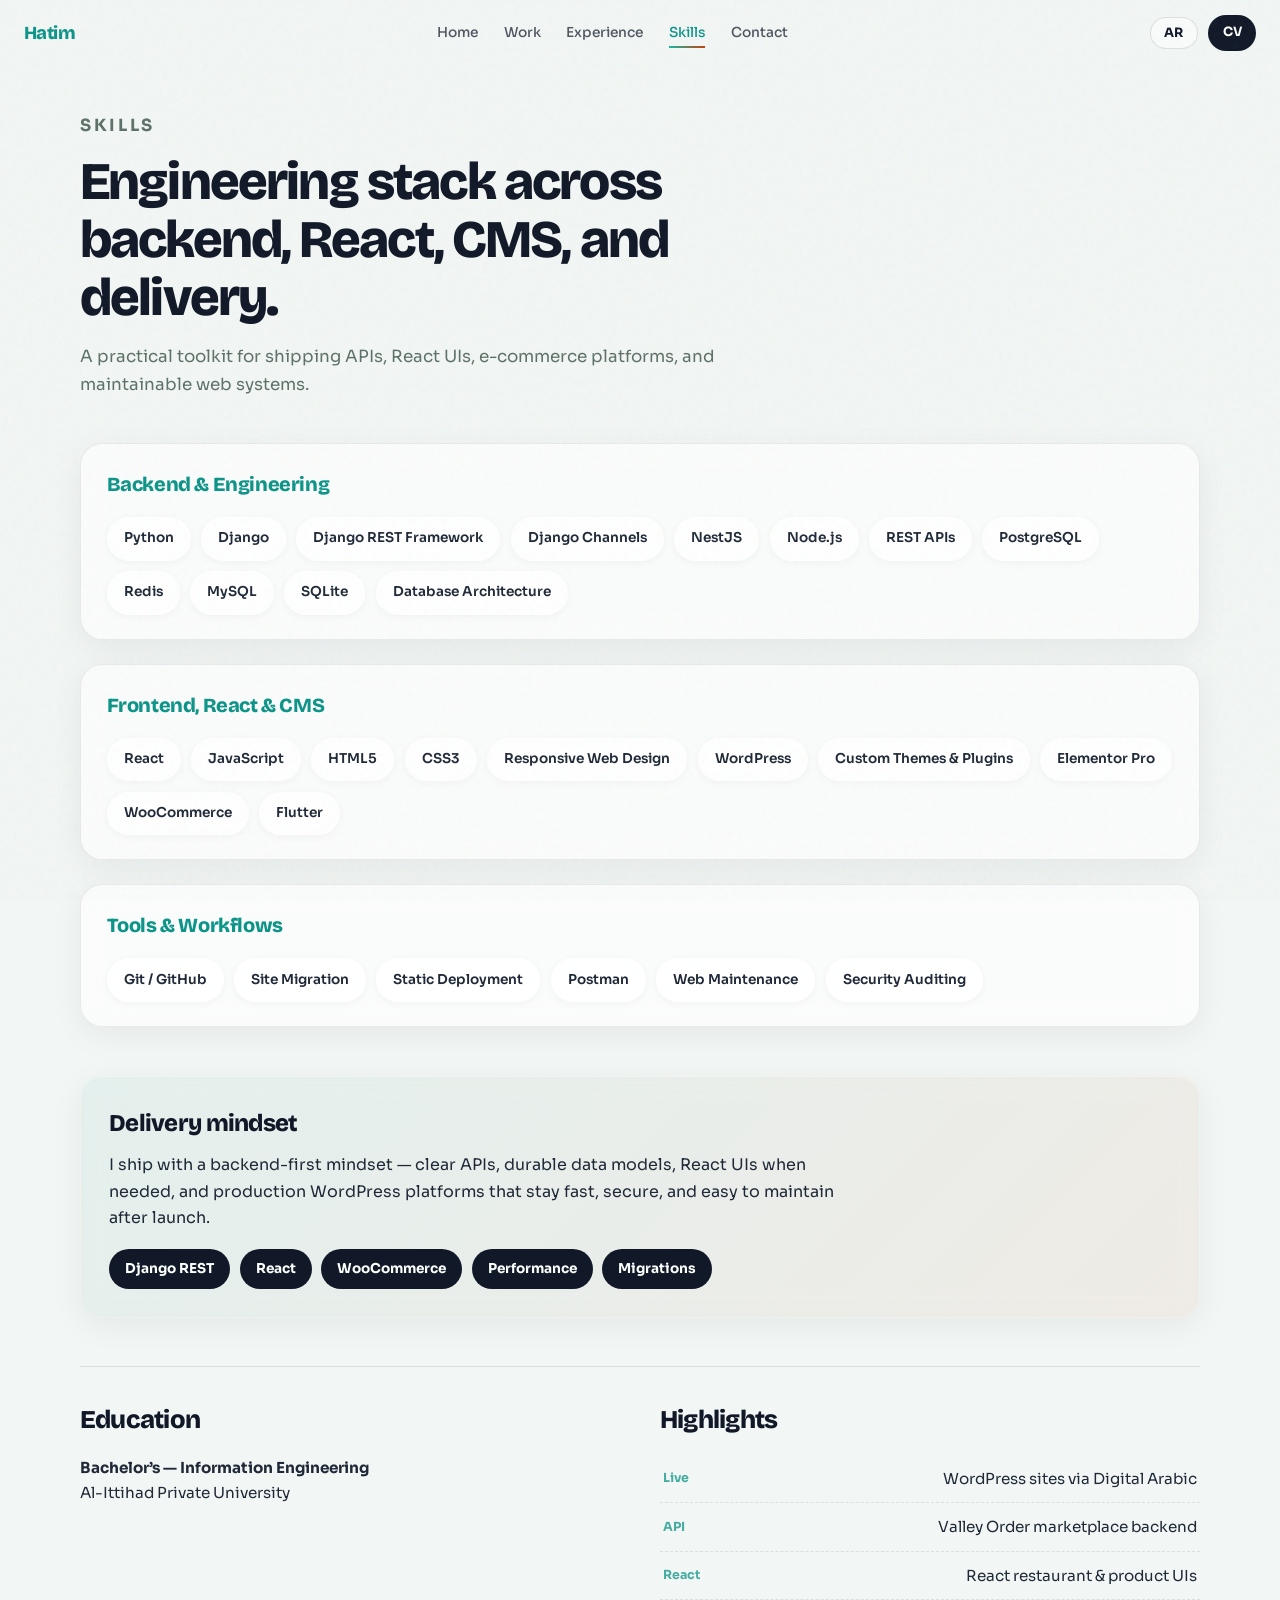
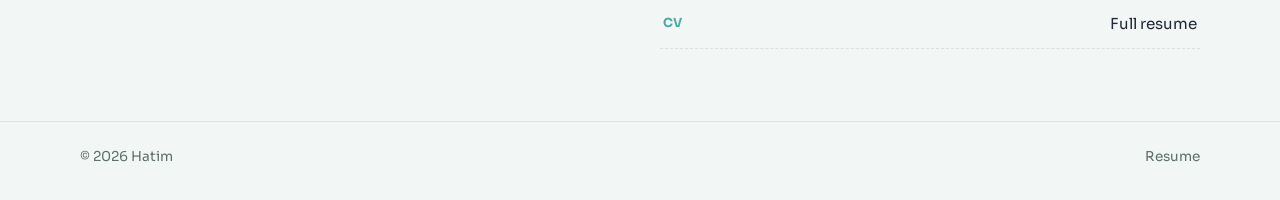
<file: skills.html>
<!DOCTYPE html>
<html lang="en">
<head>
  <meta charset="UTF-8">
  <meta name="viewport" content="width=device-width, initial-scale=1.0">
  <meta name="description" content="Skills of Hatim — Django, WordPress, WooCommerce, databases, and developer tooling.">
  <title>Skills | Hatim</title>
  <link rel="preconnect" href="https://fonts.googleapis.com">
  <link rel="preconnect" href="https://fonts.gstatic.com" crossorigin>
  <link href="https://fonts.googleapis.com/css2?family=Bricolage+Grotesque:opsz,wght@12..96,500;12..96,700;12..96,800&family=Sora:wght@400;500;600;700&family=IBM+Plex+Sans+Arabic:wght@400;500;600;700&display=swap" rel="stylesheet">
  <link rel="stylesheet" href="css/styles.css">
</head>
<body data-page="skills">
  <div class="cursor-glow" id="cursorGlow" aria-hidden="true"></div>
  <div class="noise" aria-hidden="true"></div>

  <header class="site-header" id="header">
    <a class="logo" href="index.html"><span>Hatim</span></a>
    <nav class="nav" id="nav">
      <a href="index.html" data-nav="home" data-i18n="nav.home">Home</a>
      <a href="work.html" data-nav="work" data-i18n="nav.work">Work</a>
      <a href="experience.html" data-nav="experience" data-i18n="nav.experience">Experience</a>
      <a href="skills.html" data-nav="skills" data-i18n="nav.skills">Skills</a>
      <a href="contact.html" data-nav="contact" data-i18n="nav.contact">Contact</a>
    </nav>
    <div class="header-actions">
      <button class="lang-toggle" type="button" data-i18n-aria="nav.langAria">AR</button>
      <a class="header-cta" href="resume.html" data-i18n="nav.cv">CV</a>
      <button class="nav-toggle" id="navToggle" data-i18n-aria="nav.menu" aria-label="Menu">
        <span></span><span></span>
      </button>
    </div>
  </header>

  <main class="page-shell">
    <div class="container">
      <header class="page-hero">
        <p class="eyebrow reveal-blur" data-i18n="skills.eyebrow">Skills</p>
        <h1 class="split-text" data-split="section" data-i18n="skills.title">Engineering stack across backend, CMS, and delivery.</h1>
        <p class="reveal-blur" data-i18n="skills.lead">A practical toolkit for shipping APIs, e-commerce platforms, and maintainable web systems.</p>
      </header>

      <div class="skills-matrix">
        <section class="skill-group reveal-blur">
          <h3 data-i18n="skills.backend">Backend &amp; Engineering</h3>
          <ul class="skill-cloud">
            <li>Python</li>
            <li>Django</li>
            <li>Django REST Framework</li>
            <li>Django Channels</li>
            <li>NestJS</li>
            <li>Node.js</li>
            <li>REST APIs</li>
            <li>PostgreSQL</li>
            <li>Redis</li>
            <li>MySQL</li>
            <li>SQLite</li>
            <li data-i18n="skills.dbArch">Database Architecture</li>
          </ul>
        </section>

        <section class="skill-group reveal-blur">
          <h3 data-i18n="skills.frontend">Frontend, React &amp; CMS</h3>
          <ul class="skill-cloud">
            <li>React</li>
            <li>JavaScript</li>
            <li>HTML5</li>
            <li>CSS3</li>
            <li data-i18n="skills.responsive">Responsive Web Design</li>
            <li>WordPress</li>
            <li data-i18n="skills.themes">Custom Themes &amp; Plugins</li>
            <li>Elementor Pro</li>
            <li>WooCommerce</li>
            <li>Flutter</li>
          </ul>
        </section>

        <section class="skill-group reveal-blur">
          <h3 data-i18n="skills.tools">Tools &amp; Workflows</h3>
          <ul class="skill-cloud">
            <li>Git / GitHub</li>
            <li data-i18n="skills.migration">Site Migration</li>
            <li data-i18n="skills.static">Static Deployment</li>
            <li>Postman</li>
            <li data-i18n="skills.maintenance">Web Maintenance</li>
            <li data-i18n="skills.security">Security Auditing</li>
          </ul>
        </section>
      </div>

      <div class="ai-block reveal-blur">
        <h3 data-i18n="skills.deliveryTitle">Delivery mindset</h3>
        <p data-i18n="skills.deliveryBody">
          I ship with a backend-first mindset — clear APIs, durable data models, and production WordPress platforms
          that stay fast, secure, and easy to maintain after launch.
        </p>
          <ul class="ai-tools">
          <li>Django REST</li>
          <li>React</li>
          <li>WooCommerce</li>
          <li data-i18n="skills.perf">Performance</li>
          <li data-i18n="skills.migrations">Migrations</li>
        </ul>
      </div>

      <div class="edu-certs reveal-blur">
        <div>
          <h3 data-i18n="skills.edu">Education</h3>
          <p data-i18n="skills.eduBody"><strong>Bachelor’s — Information Engineering</strong><br>Al-Ittihad Private University</p>
        </div>
        <div>
          <h3 data-i18n="skills.highlights">Highlights</h3>
          <ul class="cert-list">
            <li><a href="work.html" data-i18n-after="skills.hl1"><span data-i18n-label>Live</span> Production e-commerce platforms</a></li>
            <li><a href="https://valley-order.com/" target="_blank" rel="noopener" data-i18n-after="skills.hl2"><span data-i18n-label>API</span> Valley Order marketplace backend</a></li>
            <li><a href="https://www.giamaharanigroup.com/" target="_blank" rel="noopener" data-i18n-after="skills.hl3"><span data-i18n-label>React</span> React restaurant &amp; product UIs</a></li>
            <li><a href="resume.html" data-i18n-after="skills.hl4"><span data-i18n-label>CV</span> Full resume (PDF)</a></li>
          </ul>
        </div>
      </div>
    </div>
  </main>

  <footer class="site-footer">
    <div class="container footer-inner">
      <span>© <span id="year"></span> Hatim</span>
      <a href="resume.html" data-i18n="footer.resume">Resume (PDF)</a>
    </div>
  </footer>

  <script src="js/i18n.js?v=7"></script>
  <script src="js/main.js?v=7"></script>
</body>
</html>
</file>
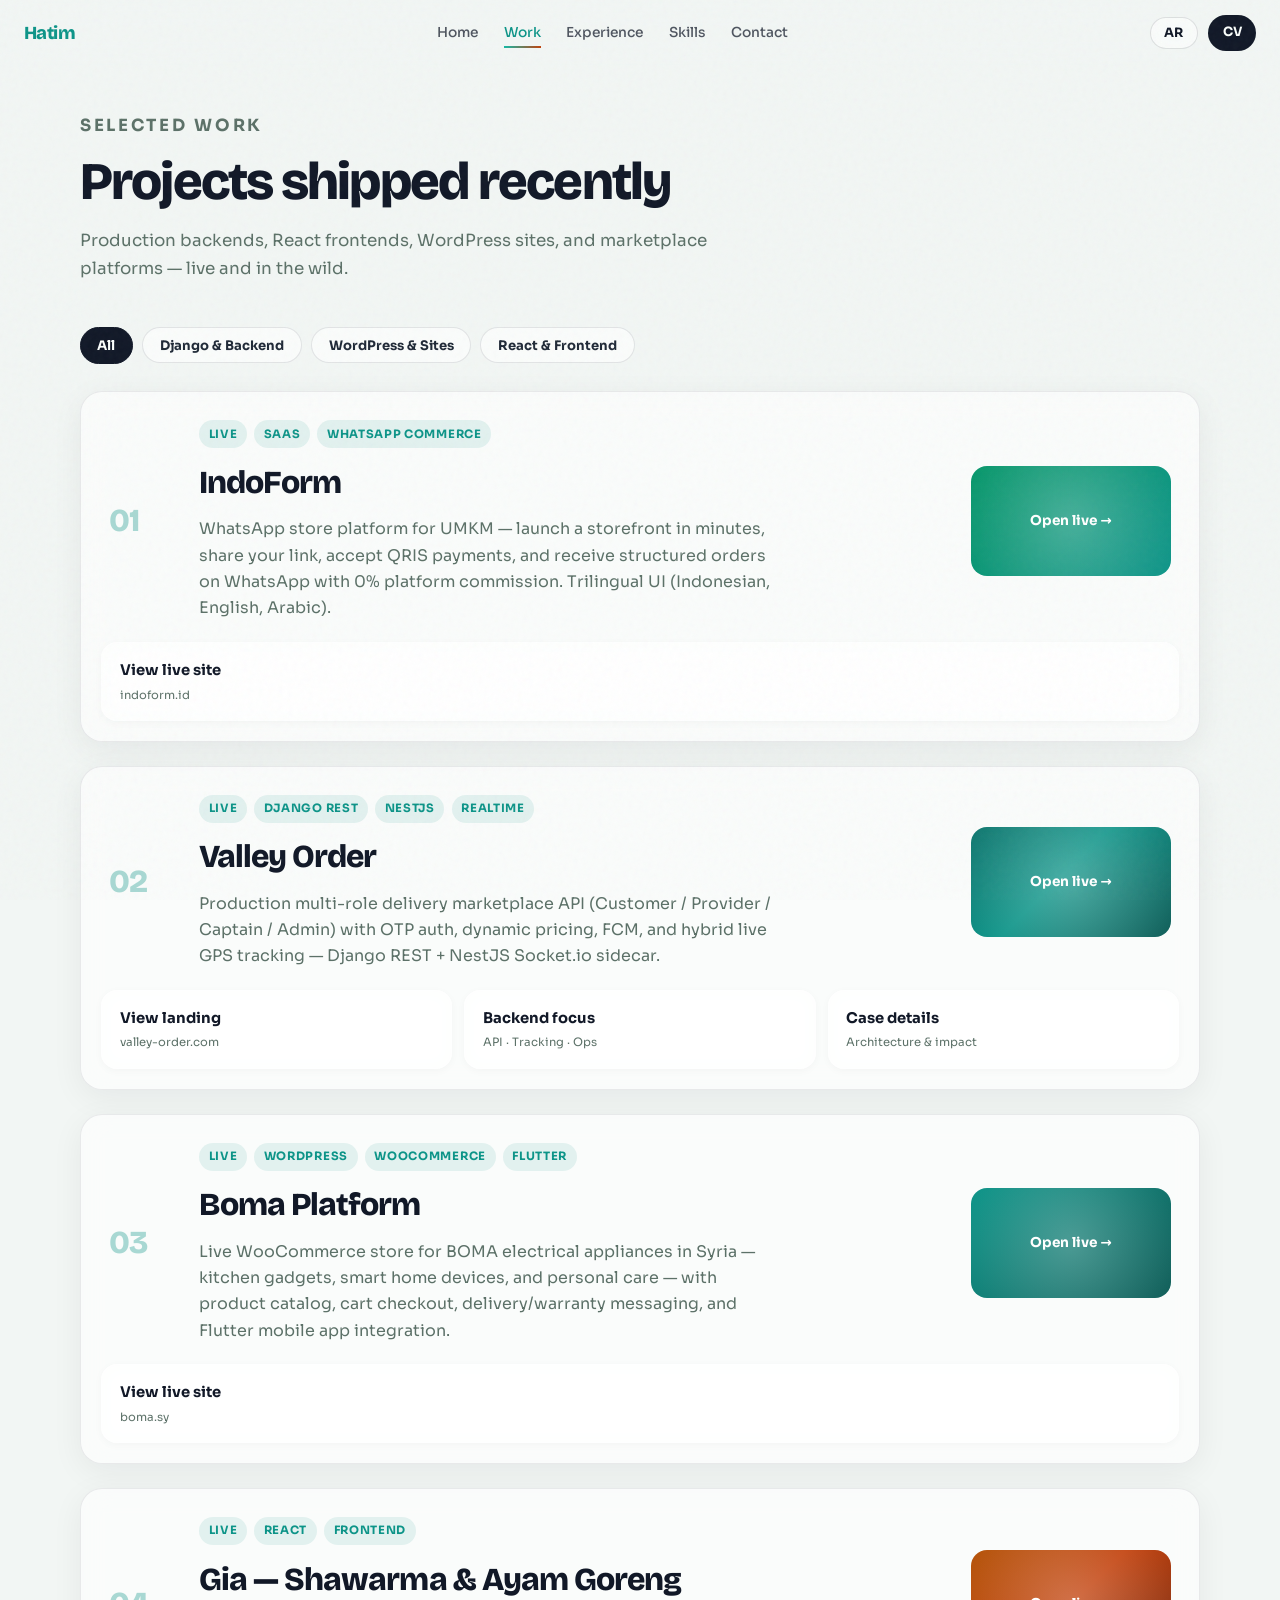
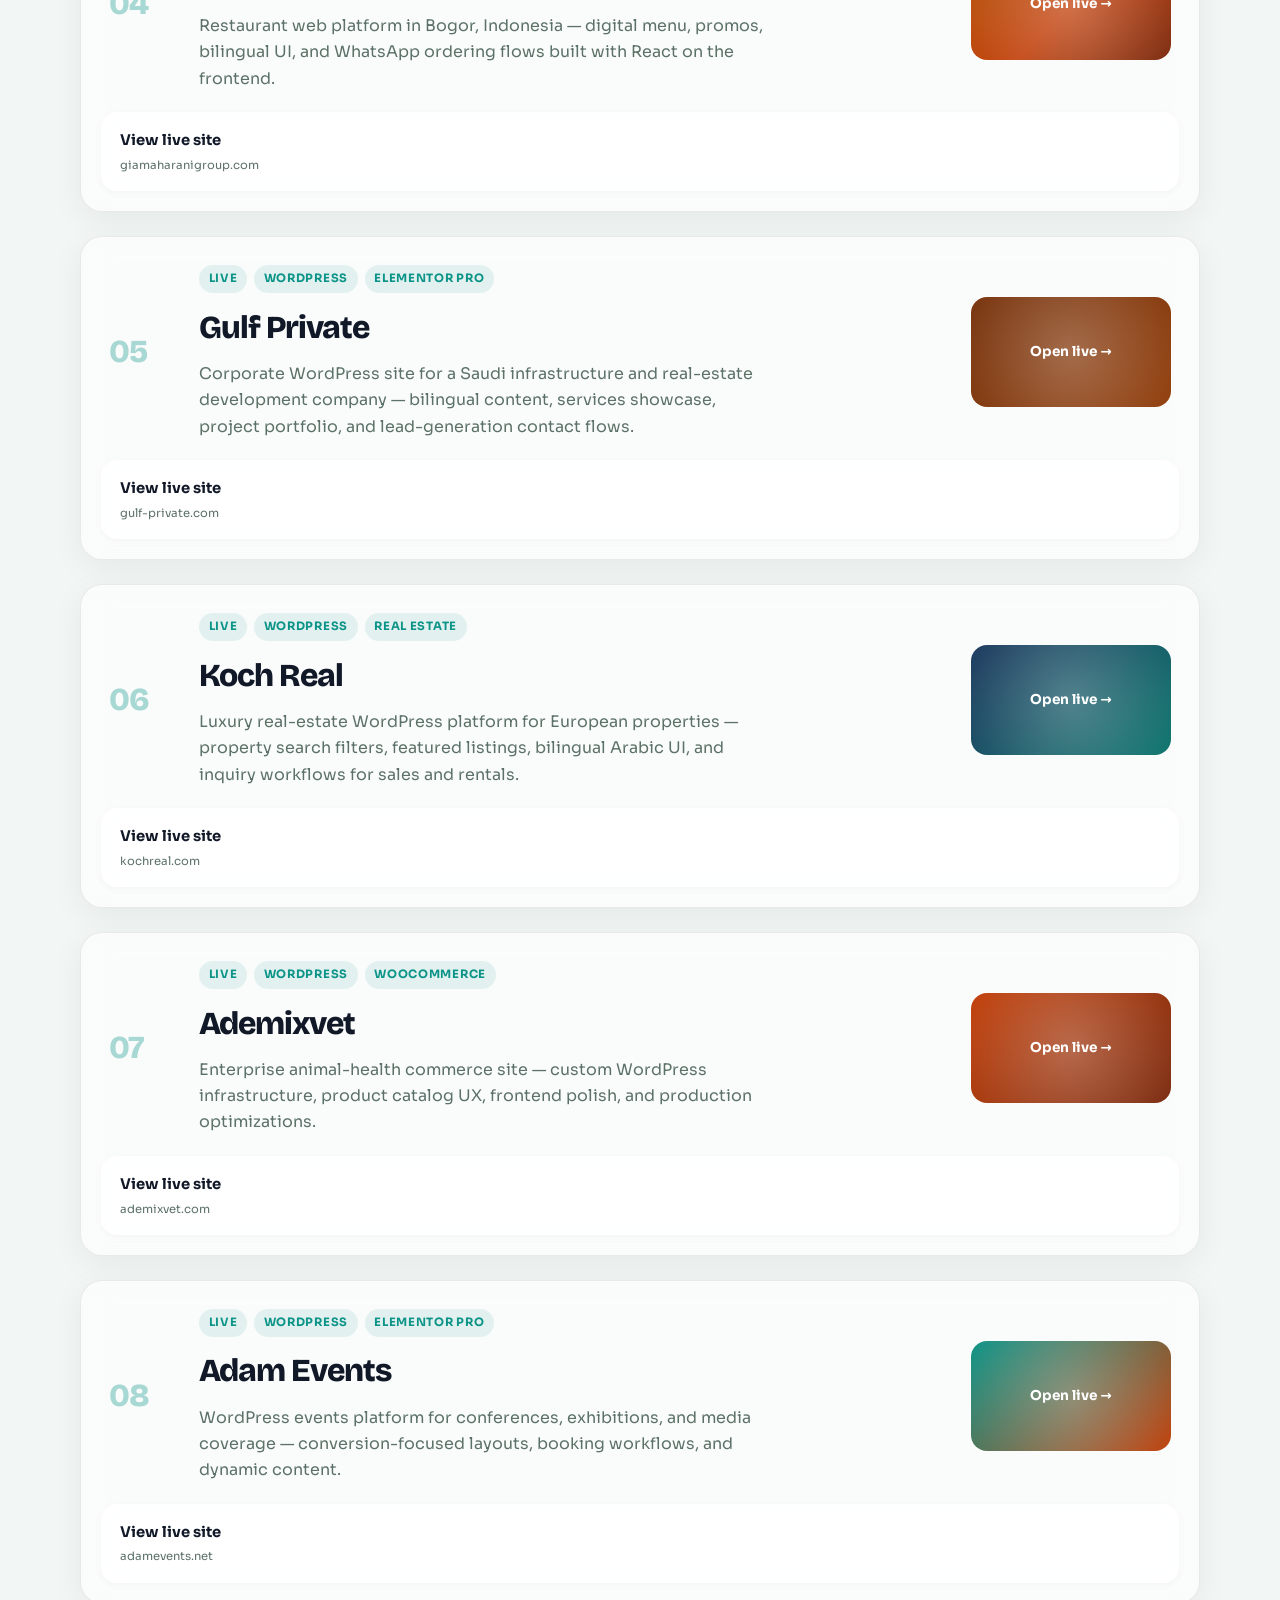
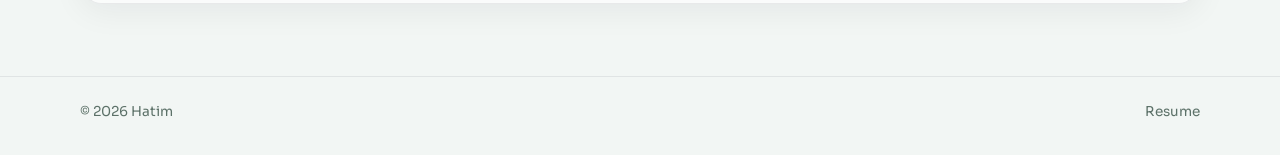
<file: work.html>
<!DOCTYPE html>
<html lang="en">
<head>
  <meta charset="UTF-8">
  <meta name="viewport" content="width=device-width, initial-scale=1.0">
  <meta name="description" content="Selected work by Hatim — Valley Order backend, React frontends, WordPress platforms, and e-commerce.">
  <title>Work | Hatim</title>
  <link rel="preconnect" href="https://fonts.googleapis.com">
  <link rel="preconnect" href="https://fonts.gstatic.com" crossorigin>
  <link href="https://fonts.googleapis.com/css2?family=Bricolage+Grotesque:opsz,wght@12..96,500;12..96,700;12..96,800&family=Sora:wght@400;500;600;700&family=IBM+Plex+Sans+Arabic:wght@400;500;600;700&display=swap" rel="stylesheet">
  <link rel="stylesheet" href="css/styles.css">
</head>
<body data-page="work">
  <div class="cursor-glow" id="cursorGlow" aria-hidden="true"></div>
  <div class="noise" aria-hidden="true"></div>

  <header class="site-header" id="header">
    <a class="logo" href="index.html"><span>Hatim</span></a>
    <nav class="nav" id="nav">
      <a href="index.html" data-nav="home" data-i18n="nav.home">Home</a>
      <a href="work.html" data-nav="work" data-i18n="nav.work">Work</a>
      <a href="experience.html" data-nav="experience" data-i18n="nav.experience">Experience</a>
      <a href="skills.html" data-nav="skills" data-i18n="nav.skills">Skills</a>
      <a href="contact.html" data-nav="contact" data-i18n="nav.contact">Contact</a>
    </nav>
    <div class="header-actions">
      <button class="lang-toggle" type="button" data-i18n-aria="nav.langAria">AR</button>
      <a class="header-cta" href="resume.html" data-i18n="nav.cv">CV</a>
      <button class="nav-toggle" id="navToggle" data-i18n-aria="nav.menu" aria-label="Menu">
        <span></span><span></span>
      </button>
    </div>
  </header>

  <main class="page-shell">
    <div class="container">
      <header class="page-hero">
        <p class="eyebrow reveal-blur" data-i18n="work.eyebrow">Selected work</p>
        <h1 class="split-text" data-split="section" data-i18n="work.title">Projects shipped recently</h1>
        <p class="reveal-blur" data-i18n="work.lead">Production backends, React frontends, WordPress sites, and marketplace platforms — live and in the wild.</p>
      </header>

      <div class="work-filters reveal-blur" role="tablist" data-i18n-aria="work.filterAria" aria-label="Filter projects">
        <button type="button" class="active" data-filter="all" role="tab" aria-selected="true" data-i18n="work.filterAll">All</button>
        <button type="button" data-filter="django" role="tab" aria-selected="false" data-i18n="work.filterDjango">Django &amp; Backend</button>
        <button type="button" data-filter="wordpress" role="tab" aria-selected="false" data-i18n="work.filterWp">WordPress &amp; Sites</button>
        <button type="button" data-filter="react" role="tab" aria-selected="false" data-i18n="work.filterReact">React &amp; Frontend</button>
      </div>

      <div class="work-list">
        <!-- 01 IndoForm -->
        <article class="work-item spotlight-card tilt-card reveal-blur" data-category="react">
          <div class="spotlight" aria-hidden="true"></div>
          <div class="tilt-glow" aria-hidden="true"></div>
          <a class="work-main-link" href="https://www.indoform.id/" target="_blank" rel="noopener" aria-label="Open IndoForm">
            <div class="work-index" aria-hidden="true"></div>
            <div class="work-body">
              <div class="work-tags">
                <span data-i18n="tag.live">Live</span>
                <span>SaaS</span>
                <span data-i18n="work.tagWhatsApp">WhatsApp Commerce</span>
              </div>
              <h3 data-i18n="work.indoformTitle">IndoForm</h3>
              <p data-i18n="work.indoformDesc">WhatsApp store platform for UMKM — launch a storefront in minutes, share your link, accept QRIS payments, and receive structured orders on WhatsApp with 0% platform commission. Trilingual UI (Indonesian, English, Arabic).</p>
            </div>
            <div class="work-preview indoform">
              <div class="preview-glow"></div>
              <span data-i18n="work.openLive">Open live →</span>
            </div>
          </a>
          <div class="work-actions work-actions-grid cols-1">
            <a class="work-action live" href="https://www.indoform.id/" target="_blank" rel="noopener">
              <strong data-i18n="work.viewLive">View live site</strong>
              <span>indoform.id</span>
            </a>
          </div>
        </article>

        <!-- 02 Valley Order -->
        <article class="work-item spotlight-card tilt-card reveal-blur" data-category="django">
          <div class="spotlight" aria-hidden="true"></div>
          <div class="tilt-glow" aria-hidden="true"></div>
          <a class="work-main-link" href="https://valley-order.com/" target="_blank" rel="noopener" aria-label="Open Valley Order">
            <div class="work-index" aria-hidden="true"></div>
            <div class="work-body">
              <div class="work-tags">
                <span data-i18n="tag.live">Live</span>
                <span>Django REST</span>
                <span>NestJS</span>
                <span>Realtime</span>
              </div>
              <h3 data-i18n="work.valleyTitle">Valley Order</h3>
              <p data-i18n="work.valleyDesc">Production multi-role delivery marketplace API (Customer / Provider / Captain / Admin) with OTP auth, dynamic pricing, FCM, and hybrid live GPS tracking — Django REST + NestJS Socket.io sidecar.</p>
            </div>
            <div class="work-preview valley">
              <div class="preview-glow"></div>
              <span data-i18n="work.openLive">Open live →</span>
            </div>
          </a>
          <div class="work-actions work-actions-grid cols-3">
            <a class="work-action live" href="https://valley-order.com/" target="_blank" rel="noopener">
              <strong data-i18n="work.viewLanding">View landing</strong>
              <span>valley-order.com</span>
            </a>
            <a class="work-action live" href="https://valley-order.com/" target="_blank" rel="noopener">
              <strong data-i18n="work.valleyHighlight">Backend focus</strong>
              <span data-i18n="work.valleyHighlightSub">API · Tracking · Ops</span>
            </a>
            <a class="work-action code" href="contact.html">
              <strong data-i18n="work.caseStudy">Case details</strong>
              <span data-i18n="work.caseStudySub">Architecture &amp; impact</span>
            </a>
          </div>
        </article>

        <!-- 03 Boma -->
        <article class="work-item spotlight-card tilt-card reveal-blur" data-category="wordpress">
          <div class="spotlight" aria-hidden="true"></div>
          <div class="tilt-glow" aria-hidden="true"></div>
          <a class="work-main-link" href="https://boma.sy/" target="_blank" rel="noopener" aria-label="Open Boma Platform">
            <div class="work-index" aria-hidden="true"></div>
            <div class="work-body">
              <div class="work-tags"><span data-i18n="tag.live">Live</span><span>WordPress</span><span>WooCommerce</span><span>Flutter</span></div>
              <h3>Boma Platform</h3>
              <p data-i18n="work.bomaDesc">Live WooCommerce store for BOMA electrical appliances in Syria — kitchen gadgets, smart home devices, and personal care — with product catalog, cart checkout, delivery/warranty messaging, and Flutter mobile app integration.</p>
            </div>
            <div class="work-preview">
              <div class="preview-glow"></div>
              <span data-i18n="work.openLive">Open live →</span>
            </div>
          </a>
          <div class="work-actions work-actions-grid cols-1">
            <a class="work-action live" href="https://boma.sy/" target="_blank" rel="noopener">
              <strong data-i18n="work.viewLive">View live site</strong>
              <span>boma.sy</span>
            </a>
          </div>
        </article>

        <!-- 04 Gia -->
        <article class="work-item spotlight-card tilt-card reveal-blur" data-category="react">
          <div class="spotlight" aria-hidden="true"></div>
          <div class="tilt-glow" aria-hidden="true"></div>
          <a class="work-main-link" href="https://www.giamaharanigroup.com/" target="_blank" rel="noopener" aria-label="Open Gia Restaurant">
            <div class="work-index" aria-hidden="true"></div>
            <div class="work-body">
              <div class="work-tags"><span data-i18n="tag.live">Live</span><span>React</span><span>Frontend</span></div>
              <h3 data-i18n="work.giaTitle">Gia — Shawarma &amp; Ayam Goreng</h3>
              <p data-i18n="work.giaDesc">Restaurant web platform in Bogor, Indonesia — digital menu, promos, bilingual UI, and WhatsApp ordering flows built with React on the frontend.</p>
            </div>
            <div class="work-preview gia">
              <div class="preview-glow"></div>
              <span data-i18n="work.openLive">Open live →</span>
            </div>
          </a>
          <div class="work-actions work-actions-grid cols-1">
            <a class="work-action live" href="https://www.giamaharanigroup.com/" target="_blank" rel="noopener">
              <strong data-i18n="work.viewLive">View live site</strong>
              <span>giamaharanigroup.com</span>
            </a>
          </div>
        </article>

        <!-- 05 Gulf Private -->
        <article class="work-item spotlight-card tilt-card reveal-blur" data-category="wordpress">
          <div class="spotlight" aria-hidden="true"></div>
          <div class="tilt-glow" aria-hidden="true"></div>
          <a class="work-main-link" href="https://gulf-private.com/" target="_blank" rel="noopener" aria-label="Open Gulf Private">
            <div class="work-index" aria-hidden="true"></div>
            <div class="work-body">
              <div class="work-tags"><span data-i18n="tag.live">Live</span><span>WordPress</span><span>Elementor Pro</span></div>
              <h3 data-i18n="work.gulfTitle">Gulf Private</h3>
              <p data-i18n="work.gulfDesc">Corporate WordPress site for a Saudi infrastructure and real-estate development company — bilingual content, services showcase, project portfolio, and lead-generation contact flows.</p>
            </div>
            <div class="work-preview gulf">
              <div class="preview-glow"></div>
              <span data-i18n="work.openLive">Open live →</span>
            </div>
          </a>
          <div class="work-actions work-actions-grid cols-1">
            <a class="work-action live" href="https://gulf-private.com/" target="_blank" rel="noopener">
              <strong data-i18n="work.viewLive">View live site</strong>
              <span>gulf-private.com</span>
            </a>
          </div>
        </article>

        <!-- 06 Koch Real -->
        <article class="work-item spotlight-card tilt-card reveal-blur" data-category="wordpress">
          <div class="spotlight" aria-hidden="true"></div>
          <div class="tilt-glow" aria-hidden="true"></div>
          <a class="work-main-link" href="https://kochreal.com" target="_blank" rel="noopener" aria-label="Open Koch Real">
            <div class="work-index" aria-hidden="true"></div>
            <div class="work-body">
              <div class="work-tags"><span data-i18n="tag.live">Live</span><span>WordPress</span><span data-i18n="work.tagRealEstate">Real Estate</span></div>
              <h3 data-i18n="work.kochTitle">Koch Real</h3>
              <p data-i18n="work.kochDesc">Luxury real-estate WordPress platform for European properties — property search filters, featured listings, bilingual Arabic UI, and inquiry workflows for sales and rentals.</p>
            </div>
            <div class="work-preview koch">
              <div class="preview-glow"></div>
              <span data-i18n="work.openLive">Open live →</span>
            </div>
          </a>
          <div class="work-actions work-actions-grid cols-1">
            <a class="work-action live" href="https://kochreal.com" target="_blank" rel="noopener">
              <strong data-i18n="work.viewLive">View live site</strong>
              <span>kochreal.com</span>
            </a>
          </div>
        </article>

        <!-- 07 Ademixvet -->
        <article class="work-item spotlight-card tilt-card reveal-blur" data-category="wordpress">
          <div class="spotlight" aria-hidden="true"></div>
          <div class="tilt-glow" aria-hidden="true"></div>
          <a class="work-main-link" href="https://ademixvet.com/" target="_blank" rel="noopener" aria-label="Open Ademixvet">
            <div class="work-index" aria-hidden="true"></div>
            <div class="work-body">
              <div class="work-tags"><span data-i18n="tag.live">Live</span><span>WordPress</span><span>WooCommerce</span></div>
              <h3 data-i18n="work.ademixTitle">Ademixvet</h3>
              <p data-i18n="work.ademixDesc">Enterprise animal-health commerce site — custom WordPress infrastructure, product catalog UX, frontend polish, and production optimizations.</p>
            </div>
            <div class="work-preview ademix">
              <div class="preview-glow"></div>
              <span data-i18n="work.openLive">Open live →</span>
            </div>
          </a>
          <div class="work-actions work-actions-grid cols-1">
            <a class="work-action live" href="https://ademixvet.com/" target="_blank" rel="noopener">
              <strong data-i18n="work.viewLive">View live site</strong>
              <span>ademixvet.com</span>
            </a>
          </div>
        </article>

        <!-- 08 Adam Events -->
        <article class="work-item spotlight-card tilt-card reveal-blur" data-category="wordpress">
          <div class="spotlight" aria-hidden="true"></div>
          <div class="tilt-glow" aria-hidden="true"></div>
          <a class="work-main-link" href="https://adamevents.net/" target="_blank" rel="noopener" aria-label="Open Adam Events">
            <div class="work-index" aria-hidden="true"></div>
            <div class="work-body">
              <div class="work-tags"><span data-i18n="tag.live">Live</span><span>WordPress</span><span>Elementor Pro</span></div>
              <h3 data-i18n="work.adamTitle">Adam Events</h3>
              <p data-i18n="work.adamDesc">WordPress events platform for conferences, exhibitions, and media coverage — conversion-focused layouts, booking workflows, and dynamic content.</p>
            </div>
            <div class="work-preview events">
              <div class="preview-glow"></div>
              <span data-i18n="work.openLive">Open live →</span>
            </div>
          </a>
          <div class="work-actions work-actions-grid cols-1">
            <a class="work-action live" href="https://adamevents.net/" target="_blank" rel="noopener">
              <strong data-i18n="work.viewLive">View live site</strong>
              <span>adamevents.net</span>
            </a>
          </div>
        </article>
      </div>
    </div>
  </main>

  <footer class="site-footer">
    <div class="container footer-inner">
      <span>© <span id="year"></span> Hatim</span>
      <a href="resume.html" data-i18n="footer.resume">Resume (PDF)</a>
    </div>
  </footer>

  <script src="js/i18n.js?v=7"></script>
  <script src="js/main.js?v=7"></script>
</body>
</html>
</file>
<file: css/styles.css>
:root {
  --ink: #111827;
  --ink-soft: #1f2937;
  --muted: #5c7168;
  --paper: #f2f6f4;
  --paper-2: #e5ede8;
  --teal: #0d9488;
  --teal-bright: #14b8a6;
  --mint: #5eead4;
  --copper: #c2410c;
  --copper-bright: #ea580c;
  --white: #fbfffd;
  --ease: cubic-bezier(0.16, 1, 0.3, 1);
  --ease-spring: cubic-bezier(0.34, 1.45, 0.64, 1);
  --font-display: "Bricolage Grotesque", system-ui, sans-serif;
  --font-body: "Sora", system-ui, sans-serif;
  --spotlight: rgba(13, 148, 136, 0.18);
  --glow-teal: rgba(20, 184, 166, 0.45);
  --glow-copper: rgba(194, 65, 12, 0.4);
  --glass: rgba(255, 255, 255, 0.62);
  --glass-border: rgba(17, 24, 39, 0.08);
  --glass-blur: 14px;
  --radius-lg: 22px;
  --radius-md: 16px;
  --shadow-soft: 0 8px 32px rgba(17, 24, 39, 0.06);
  --shadow-elevated: 0 20px 60px rgba(17, 24, 39, 0.1);
}

*, *::before, *::after { box-sizing: border-box; margin: 0; padding: 0; }

html { scroll-behavior: smooth; }

body {
  font-family: var(--font-body);
  color: var(--ink);
  background: var(--paper);
  line-height: 1.65;
  overflow-x: clip;
  -webkit-font-smoothing: antialiased;
}

body.nav-open { overflow: hidden; }

.noise {
  pointer-events: none;
  position: fixed;
  inset: 0;
  z-index: 60;
  opacity: 0.035;
  background-image: url("data:image/svg+xml,%3Csvg viewBox='0 0 200 200' xmlns='http://www.w3.org/2000/svg'%3E%3Cfilter id='n'%3E%3CfeTurbulence type='fractalNoise' baseFrequency='0.9' numOctaves='4' stitchTiles='stitch'/%3E%3C/filter%3E%3Crect width='100%25' height='100%25' filter='url(%23n)'/%3E%3C/svg%3E");
}

.cursor-glow {
  position: fixed;
  width: 360px;
  height: 360px;
  border-radius: 50%;
  pointer-events: none;
  z-index: 1;
  background: radial-gradient(circle, rgba(20, 184, 166, 0.14), rgba(194, 65, 12, 0.06) 45%, transparent 70%);
  transform: translate(-50%, -50%);
  opacity: 0;
  transition: opacity 0.4s ease;
  mix-blend-mode: multiply;
}

.cursor-glow.on { opacity: 1; }

a { color: inherit; text-decoration: none; cursor: pointer; }
ul, ol { list-style: none; }

.container {
  width: min(1120px, calc(100% - 3rem));
  margin-inline: auto;
}

.container.narrow { width: min(720px, calc(100% - 3rem)); }

/* Header */
.site-header {
  position: fixed;
  inset: 0 0 auto;
  z-index: 50;
  display: flex;
  align-items: center;
  justify-content: space-between;
  gap: 1rem;
  padding: 0.95rem 1.5rem;
  backdrop-filter: blur(var(--glass-blur));
  -webkit-backdrop-filter: blur(var(--glass-blur));
  background: rgba(242, 246, 244, 0.65);
  border-bottom: 1px solid transparent;
  transition: border-color 0.25s ease, background 0.25s ease, padding 0.25s ease, box-shadow 0.25s ease;
}

.site-header.scrolled {
  border-bottom-color: var(--glass-border);
  background: rgba(242, 246, 244, 0.88);
  padding-block: 0.75rem;
  box-shadow: 0 4px 24px rgba(17, 24, 39, 0.06);
}

.logo {
  font-family: var(--font-display);
  font-weight: 800;
  font-size: 1.15rem;
  letter-spacing: -0.03em;
}

.logo span { color: var(--teal); }

.header-actions {
  display: flex;
  align-items: center;
  gap: 0.65rem;
}

.lang-toggle {
  font-family: inherit;
  font-size: 0.8rem;
  font-weight: 700;
  padding: 0.45rem 0.85rem;
  border-radius: 999px;
  border: 1.5px solid rgba(17, 24, 39, 0.12);
  background: rgba(255, 255, 255, 0.55);
  color: var(--ink);
  cursor: pointer;
  backdrop-filter: blur(10px);
  -webkit-backdrop-filter: blur(10px);
  transition: background 0.2s ease, border-color 0.2s ease, color 0.2s ease, transform 0.2s var(--ease);
}

.lang-toggle:hover {
  border-color: var(--teal);
  color: var(--teal);
  transform: translateY(-1px);
}

body.is-ar {
  font-family: "IBM Plex Sans Arabic", var(--font-body);
}

body.is-ar .logo,
body.is-ar .hero-brand,
body.is-ar h1,
body.is-ar h2,
body.is-ar h3,
body.is-ar .section-title,
body.is-ar .page-hero h1,
body.is-ar .work-body h3,
body.is-ar .marquee-track {
  font-family: "IBM Plex Sans Arabic", var(--font-display);
}

html[dir="rtl"] .nav a::after {
  transform-origin: right;
}

html[dir="rtl"] .timeline-item {
  padding: 1.85rem 1.5rem 1.85rem 0;
  transform: translateX(12px);
}

html[dir="rtl"] .timeline-item.visible {
  transform: translateX(0);
}

html[dir="rtl"] .timeline-rail {
  left: auto;
  right: 0;
}

html[dir="rtl"] .timeline-rail::before {
  left: auto;
  right: -5px;
}

html[dir="rtl"] .marquee-track {
  animation-direction: reverse;
}

.nav {
  display: flex;
  gap: 1.6rem;
  font-size: 0.86rem;
  font-weight: 500;
}

.nav a {
  position: relative;
  opacity: 0.72;
  transition: opacity 0.2s ease, color 0.2s ease;
}

.nav a::after {
  content: '';
  position: absolute;
  left: 0;
  bottom: -4px;
  width: 100%;
  height: 2px;
  background: linear-gradient(90deg, var(--teal-bright), var(--copper));
  transform: scaleX(0);
  transform-origin: left;
  transition: transform 0.35s var(--ease);
}

.nav a:hover { opacity: 1; color: var(--teal); }
.nav a:hover::after { transform: scaleX(1); }

.header-cta {
  font-size: 0.8rem;
  font-weight: 700;
  padding: 0.45rem 0.9rem;
  border-radius: 999px;
  background: var(--ink);
  color: var(--white);
  transition: transform 0.25s var(--ease), background 0.2s ease;
}

.header-cta:hover {
  background: var(--teal);
  transform: translateY(-1px);
}

.nav-toggle {
  display: none;
  width: 44px;
  height: 44px;
  border: none;
  background: transparent;
  cursor: pointer;
  flex-direction: column;
  justify-content: center;
  gap: 7px;
}

.nav-toggle span {
  display: block;
  height: 2px;
  width: 22px;
  background: var(--ink);
  transition: transform 0.3s var(--ease);
}

/* Hero */
.hero {
  min-height: 100vh;
  min-height: 100dvh;
  display: grid;
  grid-template-columns: 1.1fr 0.9fr;
  align-items: center;
  gap: 2rem;
  padding: 7.5rem 1.75rem 3.5rem;
  position: relative;
  overflow: hidden;
}

.hero-bg { position: absolute; inset: 0; }

.hero-mesh {
  position: absolute;
  inset: 0;
  background:
    radial-gradient(ellipse 70% 55% at 10% 15%, rgba(20, 184, 166, 0.2), transparent 55%),
    radial-gradient(ellipse 50% 45% at 90% 80%, rgba(194, 65, 12, 0.14), transparent 50%),
    linear-gradient(155deg, #f2f6f4 0%, #e2ebe6 42%, #d0e0d8 100%);
}

/* Soft Aurora / Plasma Wave */
.aurora {
  position: absolute;
  inset: -10% -5%;
  overflow: hidden;
  pointer-events: none;
  isolation: isolate;
}

.aurora-blob {
  position: absolute;
  border-radius: 50%;
  filter: blur(80px);
  mix-blend-mode: multiply;
  will-change: transform, opacity;
}

.aurora-blob-1 {
  width: 55vw;
  height: 55vw;
  max-width: 720px;
  max-height: 720px;
  background: radial-gradient(circle, rgba(20, 184, 166, 0.55) 0%, rgba(13, 148, 136, 0.2) 45%, transparent 70%);
  top: -15%;
  left: -10%;
  animation: aurora-drift-1 18s ease-in-out infinite;
}

.aurora-blob-2 {
  width: 45vw;
  height: 45vw;
  max-width: 580px;
  max-height: 580px;
  background: radial-gradient(circle, rgba(194, 65, 12, 0.4) 0%, rgba(234, 88, 12, 0.15) 40%, transparent 68%);
  top: 20%;
  right: -12%;
  animation: aurora-drift-2 22s ease-in-out infinite;
}

.aurora-blob-3 {
  width: 38vw;
  height: 38vw;
  max-width: 480px;
  max-height: 480px;
  background: radial-gradient(circle, rgba(110, 231, 212, 0.5) 0%, rgba(20, 184, 166, 0.18) 50%, transparent 70%);
  bottom: -5%;
  left: 25%;
  animation: aurora-drift-3 16s ease-in-out infinite;
}

.aurora-blob-4 {
  width: 30vw;
  height: 30vw;
  max-width: 380px;
  max-height: 380px;
  background: radial-gradient(circle, rgba(13, 148, 136, 0.35) 0%, transparent 65%);
  top: 45%;
  left: 50%;
  animation: aurora-drift-4 20s ease-in-out infinite;
}

.aurora-plasma {
  position: absolute;
  inset: 0;
  background:
    radial-gradient(ellipse 40% 30% at 30% 40%, rgba(20, 184, 166, 0.22), transparent 60%),
    radial-gradient(ellipse 35% 40% at 70% 30%, rgba(194, 65, 12, 0.16), transparent 55%),
    radial-gradient(ellipse 50% 35% at 55% 70%, rgba(110, 231, 212, 0.18), transparent 60%);
  filter: blur(40px);
  opacity: 0.85;
  animation: plasma-wave 14s ease-in-out infinite alternate;
  mix-blend-mode: soft-light;
}

@keyframes aurora-drift-1 {
  0%, 100% { transform: translate(0, 0) scale(1) rotate(0deg); opacity: 0.9; }
  33% { transform: translate(8%, 12%) scale(1.12) rotate(8deg); opacity: 1; }
  66% { transform: translate(-4%, 6%) scale(0.95) rotate(-4deg); opacity: 0.75; }
}

@keyframes aurora-drift-2 {
  0%, 100% { transform: translate(0, 0) scale(1) rotate(0deg); }
  40% { transform: translate(-10%, 8%) scale(1.15) rotate(-10deg); }
  70% { transform: translate(6%, -6%) scale(0.9) rotate(6deg); }
}

@keyframes aurora-drift-3 {
  0%, 100% { transform: translate(0, 0) scale(1); opacity: 0.8; }
  50% { transform: translate(12%, -10%) scale(1.2); opacity: 1; }
}

@keyframes aurora-drift-4 {
  0%, 100% { transform: translate(-50%, 0) scale(1) rotate(0deg); }
  50% { transform: translate(-40%, -15%) scale(1.25) rotate(15deg); }
}

@keyframes plasma-wave {
  0% {
    transform: translate(0, 0) scale(1);
    opacity: 0.7;
  }
  50% {
    transform: translate(-3%, 4%) scale(1.08);
    opacity: 0.95;
  }
  100% {
    transform: translate(4%, -2%) scale(1.04);
    opacity: 0.8;
  }
}

.hero-lines {
  position: absolute;
  inset: 0;
  background-image:
    linear-gradient(rgba(17, 24, 39, 0.03) 1px, transparent 1px),
    linear-gradient(90deg, rgba(17, 24, 39, 0.03) 1px, transparent 1px);
  background-size: 64px 64px;
  mask-image: radial-gradient(ellipse 75% 65% at 50% 35%, black, transparent);
  animation: grid-drift 28s linear infinite;
  opacity: 0.7;
}

@keyframes grid-drift {
  from { background-position: 0 0; }
  to { background-position: 64px 64px; }
}

.hero-orb {
  position: absolute;
  border-radius: 50%;
  filter: blur(70px);
  animation: float 12s ease-in-out infinite;
  opacity: 0.55;
}

.hero-orb-1 {
  width: 360px; height: 360px;
  background: rgba(13, 148, 136, 0.28);
  top: 8%; right: 12%;
}

.hero-orb-2 {
  width: 260px; height: 260px;
  background: rgba(194, 65, 12, 0.22);
  bottom: 10%; left: 5%;
  animation-delay: -4s;
}

.hero-orb-3 {
  width: 180px; height: 180px;
  background: rgba(110, 231, 212, 0.26);
  top: 45%; left: 40%;
  animation-delay: -8s;
}

@keyframes float {
  0%, 100% { transform: translate(0, 0) scale(1); }
  50% { transform: translate(20px, -28px) scale(1.08); }
}

.hero-content, .hero-visual { position: relative; z-index: 2; }

.hero-brand {
  font-family: var(--font-display);
  font-size: clamp(3.4rem, 9vw, 6.2rem);
  font-weight: 800;
  line-height: 0.92;
  letter-spacing: -0.045em;
  margin-bottom: 1.35rem;
  display: flex;
  flex-wrap: wrap;
  gap: 0.2em;
}

.hero-brand .word {
  display: inline-block;
  background: linear-gradient(120deg, var(--ink) 25%, var(--teal) 100%);
  -webkit-background-clip: text;
  background-clip: text;
  color: transparent;
}

.hero-brand .word:nth-child(2) {
  background: linear-gradient(120deg, var(--teal) 5%, var(--copper) 95%);
  -webkit-background-clip: text;
  background-clip: text;
}

.hero h1 {
  font-family: var(--font-body);
  font-size: clamp(1.2rem, 2.3vw, 1.55rem);
  font-weight: 600;
  max-width: 18ch;
  line-height: 1.35;
  margin-bottom: 1rem;
}

.hero-lead {
  max-width: 40ch;
  color: var(--muted);
  margin-bottom: 1.75rem;
}

.hero-actions {
  display: flex;
  flex-wrap: wrap;
  gap: 0.75rem;
  margin-bottom: 2.25rem;
}

.hero-stats {
  display: flex;
  gap: 2rem;
  flex-wrap: wrap;
}

.hero-stats div {
  display: flex;
  flex-direction: column;
  gap: 0.15rem;
}

.hero-stats strong {
  font-family: var(--font-display);
  font-size: 2rem;
  font-weight: 800;
  letter-spacing: -0.03em;
  color: var(--teal);
}

.hero-stats span {
  font-size: 0.78rem;
  color: var(--muted);
  font-weight: 500;
}

.btn {
  display: inline-flex;
  align-items: center;
  justify-content: center;
  padding: 0.9rem 1.4rem;
  font-family: inherit;
  font-size: 0.9rem;
  font-weight: 600;
  border-radius: 999px;
  border: 1.5px solid transparent;
  position: relative;
  overflow: hidden;
  transition: transform 0.3s var(--ease-spring), background 0.2s ease, color 0.2s ease, border-color 0.2s ease, box-shadow 0.3s ease;
}

.btn span { position: relative; z-index: 1; }
.btn { cursor: pointer; }

.btn-primary {
  background: var(--ink);
  color: var(--white);
  box-shadow: 0 10px 30px rgba(17, 24, 39, 0.2);
}

.btn-primary:hover {
  background: var(--teal);
  box-shadow: 0 14px 36px rgba(13, 148, 136, 0.3);
}

.btn-ghost {
  background: rgba(255, 255, 255, 0.55);
  border-color: rgba(255, 255, 255, 0.22);
  backdrop-filter: blur(12px);
  -webkit-backdrop-filter: blur(12px);
  box-shadow: 0 2px 8px rgba(17, 24, 39, 0.04), inset 0 1px 0 rgba(255, 255, 255, 0.4);
}

.btn-ghost:hover {
  border-color: var(--teal);
  color: var(--teal);
}

.hero-visual {
  display: grid;
  place-items: center;
  position: relative;
  min-height: 420px;
}

.stack-card {
  position: absolute;
  padding: 0.85rem 1.1rem;
  background: rgba(251, 255, 253, 0.75);
  border: 1px solid rgba(255, 255, 255, 0.25);
  border-radius: var(--radius-md);
  backdrop-filter: blur(16px);
  -webkit-backdrop-filter: blur(16px);
  box-shadow: var(--shadow-elevated), inset 0 1px 0 rgba(255, 255, 255, 0.5);
  z-index: 3;
  animation: card-float 6s ease-in-out infinite;
}

.stack-card .stack-label {
  display: block;
  font-size: 0.7rem;
  text-transform: uppercase;
  letter-spacing: 0.1em;
  color: var(--muted);
  margin-bottom: 0.2rem;
}

.stack-card strong {
  font-size: 0.95rem;
  font-weight: 700;
}

.stack-card-1 {
  top: 8%;
  left: 0;
  animation-delay: 0s;
}

.stack-card-2 {
  bottom: 12%;
  right: 0;
  animation-delay: -2.5s;
}

@keyframes card-float {
  0%, 100% { transform: translateY(0); }
  50% { transform: translateY(-10px); }
}

.code-panel {
  width: min(100%, 420px);
  background: linear-gradient(165deg, #0f1f1c, #0a1412 70%);
  color: #d9ebe1;
  border-radius: 20px;
  overflow: hidden;
  border: 1px solid rgba(255, 255, 255, 0.08);
  box-shadow:
    0 35px 90px rgba(17, 24, 39, 0.28),
    0 0 0 1px rgba(20, 184, 166, 0.08);
  transform: rotate(-2deg);
  transition: transform 0.5s var(--ease), box-shadow 0.5s ease;
}

.hero-visual:hover .code-panel {
  transform: rotate(0deg) scale(1.02);
  box-shadow:
    0 40px 100px rgba(17, 24, 39, 0.32),
    0 0 40px rgba(20, 184, 166, 0.12);
}

.code-top {
  display: flex;
  align-items: center;
  gap: 0.4rem;
  padding: 0.9rem 1rem;
  border-bottom: 1px solid rgba(255, 255, 255, 0.06);
}

.code-top span {
  width: 9px; height: 9px;
  border-radius: 50%;
  background: rgba(255, 255, 255, 0.18);
}

.code-top span:nth-child(1) { background: #e07a5f; }
.code-top span:nth-child(2) { background: #f2cc8f; }
.code-top span:nth-child(3) { background: #81b29a; }

.code-top em {
  margin-left: auto;
  font-style: normal;
  font-size: 0.72rem;
  opacity: 0.45;
}

.code-panel pre {
  padding: 1.25rem 1.35rem 1.5rem;
  font-size: 0.82rem;
  line-height: 1.7;
  overflow: auto;
  font-family: "Cascadia Code", "Fira Code", Consolas, monospace;
}

.code-panel .kw { color: #7dd3c0; }
.code-panel .type { color: #f0c987; }
.code-panel .fn { color: #9ecbff; }

/* Marquee */
.marquee {
  overflow: hidden;
  border-block: 1px solid rgba(17, 24, 39, 0.08);
  background: rgba(13, 148, 136, 0.05);
  padding: 0.95rem 0;
}

.marquee-track {
  display: flex;
  gap: 2.5rem;
  width: max-content;
  animation: marquee 28s linear infinite;
  font-family: var(--font-display);
  font-weight: 700;
  font-size: 1.05rem;
  letter-spacing: -0.02em;
  color: var(--ink-soft);
}

.marquee-track span { white-space: nowrap; opacity: 0.7; }
.marquee-track span::after {
  content: '✦';
  margin-left: 2.5rem;
  color: var(--teal-bright);
  opacity: 0.6;
}

@keyframes marquee {
  from { transform: translateX(0); }
  to { transform: translateX(-50%); }
}

/* Sections */
.section { padding: 6.5rem 0; position: relative; }

.eyebrow {
  font-size: 0.76rem;
  font-weight: 700;
  letter-spacing: 0.16em;
  text-transform: uppercase;
  color: var(--teal);
  margin-bottom: 0.85rem;
}

.section-title,
.about h2,
.contact h2 {
  font-family: var(--font-display);
  font-size: clamp(2.1rem, 4.4vw, 3.3rem);
  line-height: 1.1;
  font-weight: 800;
  letter-spacing: -0.035em;
  margin-bottom: 1.5rem;
}

.about {
  background: linear-gradient(180deg, transparent, rgba(13, 148, 136, 0.05));
}

.about p {
  font-size: 1.08rem;
  color: var(--ink-soft);
}

/* Work — Spotlight + Tilt cards */
.work-list {
  display: grid;
  gap: 1.5rem;
  counter-reset: work-index;
}

.work-item {
  position: relative;
  border-radius: var(--radius-lg);
  background: var(--glass);
  border: 1px solid var(--glass-border);
  overflow: hidden;
  transform-style: preserve-3d;
  backdrop-filter: blur(var(--glass-blur));
  -webkit-backdrop-filter: blur(var(--glass-blur));
  box-shadow: var(--shadow-soft);
  transition:
    transform 0.35s var(--ease),
    box-shadow 0.35s ease,
    border-color 0.25s ease;
  --spotlight-x: 50%;
  --spotlight-y: 50%;
  --tilt-x: 0deg;
  --tilt-y: 0deg;
}

.spotlight-card .spotlight {
  pointer-events: none;
  position: absolute;
  inset: 0;
  z-index: 1;
  opacity: 0;
  background: radial-gradient(
    420px circle at var(--spotlight-x) var(--spotlight-y),
    var(--spotlight),
    transparent 55%
  );
  transition: opacity 0.35s ease;
}

.spotlight-card:hover .spotlight,
.spotlight-card.is-active .spotlight {
  opacity: 1;
}

.tilt-glow {
  pointer-events: none;
  position: absolute;
  inset: -1px;
  z-index: 0;
  border-radius: inherit;
  opacity: 0;
  background: linear-gradient(
    135deg,
    transparent 20%,
    rgba(20, 184, 166, 0.35) 40%,
    rgba(194, 65, 12, 0.3) 60%,
    transparent 80%
  );
  background-size: 200% 200%;
  background-position: var(--spotlight-x) var(--spotlight-y);
  mask:
    linear-gradient(#fff 0 0) content-box,
    linear-gradient(#fff 0 0);
  mask-composite: exclude;
  -webkit-mask-composite: xor;
  padding: 1.5px;
  transition: opacity 0.4s ease;
}

.tilt-card:hover .tilt-glow,
.tilt-card.is-active .tilt-glow {
  opacity: 1;
}

.work-item:hover,
.work-item.is-active {
  transform: perspective(900px) rotateX(var(--tilt-x)) rotateY(var(--tilt-y)) translateY(-4px);
  box-shadow:
    0 24px 60px rgba(17, 24, 39, 0.12),
    0 0 0 1px rgba(20, 184, 166, 0.12),
    0 0 40px rgba(20, 184, 166, 0.08);
  border-color: rgba(13, 148, 136, 0.22);
}

.work-item > *:not(.spotlight):not(.tilt-glow) {
  position: relative;
  z-index: 2;
}

.work-main-link {
  display: grid;
  grid-template-columns: 70px 1fr 200px;
  gap: 1.25rem;
  align-items: center;
  padding: 1.75rem 1.75rem 1.25rem;
  transition: background 0.25s ease;
}

.work-main-link:hover { background: rgba(13, 148, 136, 0.03); }

.work-index {
  font-family: var(--font-display);
  font-size: 2rem;
  font-weight: 800;
  color: rgba(13, 148, 136, 0.35);
  letter-spacing: -0.04em;
}

.work-index::before {
  content: counter(work-index, decimal-leading-zero);
  counter-increment: work-index;
}

.work-tags {
  display: flex;
  gap: 0.45rem;
  margin-bottom: 0.55rem;
}

.work-tags span {
  font-size: 0.72rem;
  font-weight: 700;
  letter-spacing: 0.06em;
  text-transform: uppercase;
  padding: 0.28rem 0.6rem;
  border-radius: 999px;
  background: rgba(13, 148, 136, 0.1);
  color: var(--teal);
}

.work-body h3 {
  font-family: var(--font-display);
  font-size: clamp(1.5rem, 2.8vw, 2rem);
  font-weight: 800;
  letter-spacing: -0.03em;
  margin-bottom: 0.4rem;
}

.work-body p {
  color: var(--muted);
  max-width: 48ch;
}

.work-preview {
  height: 110px;
  border-radius: 16px;
  display: grid;
  place-items: center;
  position: relative;
  overflow: hidden;
  background: linear-gradient(135deg, #0d9488, #115e59);
  color: white;
  font-weight: 700;
  font-size: 0.85rem;
  transition: transform 0.35s var(--ease);
}

.work-main-link:hover .work-preview { transform: scale(1.03); }

.work-preview.alt {
  background: linear-gradient(135deg, #c2410c, #9a3412);
}

.preview-glow {
  position: absolute;
  inset: -40%;
  background: radial-gradient(circle, rgba(255,255,255,0.25), transparent 55%);
  animation: glow-spin 8s linear infinite;
}

@keyframes glow-spin {
  to { transform: rotate(360deg); }
}

.work-preview span { position: relative; z-index: 1; }

.work-actions {
  display: grid;
  grid-template-columns: 1fr 1fr;
  gap: 0.75rem;
  padding: 0 1.25rem 1.25rem;
}

.work-actions-grid {
  grid-template-columns: 1fr 1fr;
}

.work-action {
  display: flex;
  flex-direction: column;
  gap: 0.2rem;
  padding: 0.95rem 1.1rem;
  border-radius: var(--radius-md);
  border: 1.5px solid rgba(255, 255, 255, 0.2);
  background: var(--glass);
  backdrop-filter: blur(10px);
  -webkit-backdrop-filter: blur(10px);
  box-shadow: 0 2px 8px rgba(17, 24, 39, 0.03);
  transition: transform 0.2s var(--ease), border-color 0.2s ease, background 0.2s ease, box-shadow 0.2s ease;
  cursor: pointer;
}

.work-action strong {
  font-size: 0.92rem;
  font-weight: 700;
}

.work-action span {
  font-size: 0.72rem;
  color: var(--muted);
  overflow: hidden;
  text-overflow: ellipsis;
  white-space: nowrap;
}

.work-action.live:hover {
  border-color: var(--teal);
  background: rgba(13, 148, 136, 0.08);
  transform: translateY(-2px);
  color: var(--teal);
}

.work-action.code:hover {
  border-color: var(--ink);
  background: rgba(17, 24, 39, 0.06);
  transform: translateY(-2px);
}

/* Experience */
.experience {
  background:
    linear-gradient(135deg, rgba(13, 148, 136, 0.05), transparent 40%),
    var(--paper-2);
}

.timeline { display: grid; gap: 0; position: relative; }

.timeline-item {
  display: grid;
  grid-template-columns: 180px 1fr;
  gap: 1.5rem;
  padding: 1.85rem 0 1.85rem 1.5rem;
  position: relative;
  opacity: 0;
  transform: translateX(-12px);
  transition: opacity 0.45s var(--ease), transform 0.45s var(--ease);
}

.timeline-item.visible {
  opacity: 1;
  transform: translateX(0);
}

.timeline-rail {
  position: absolute;
  left: 0;
  top: 0;
  bottom: 0;
  width: 2px;
  background: rgba(13, 148, 136, 0.15);
}

.timeline-rail::before {
  content: '';
  position: absolute;
  left: -5px;
  top: 2rem;
  width: 12px;
  height: 12px;
  border-radius: 50%;
  background: var(--paper-2);
  border: 2.5px solid var(--teal);
  box-shadow: 0 0 0 4px rgba(13, 148, 136, 0.12);
  transition: transform 0.35s var(--ease-spring), background 0.3s ease;
}

.timeline-item.visible .timeline-rail::before {
  background: var(--teal-bright);
  transform: scale(1.15);
}

.timeline-when {
  font-size: 0.84rem;
  font-weight: 700;
  color: var(--teal);
}

.timeline-body h3 {
  font-size: 1.15rem;
  font-weight: 700;
  margin-bottom: 0.25rem;
}

.company {
  color: var(--muted);
  font-size: 0.92rem;
  margin-bottom: 0.65rem;
}

.timeline-body > p:last-child {
  color: var(--ink-soft);
  max-width: 58ch;
}

/* Skills */
.skill-cloud {
  display: flex;
  flex-wrap: wrap;
  gap: 0.65rem;
  margin-bottom: 3.5rem;
}

.skill-cloud li {
  padding: 0.6rem 1rem;
  background: var(--glass);
  border: 1px solid rgba(255, 255, 255, 0.2);
  border-radius: 999px;
  font-size: 0.85rem;
  font-weight: 600;
  color: var(--ink-soft);
  backdrop-filter: blur(10px);
  -webkit-backdrop-filter: blur(10px);
  box-shadow: 0 2px 8px rgba(17, 24, 39, 0.04);
  opacity: 0;
  transform: translateY(12px) scale(0.96);
  transition: background 0.2s ease, transform 0.25s var(--ease-spring), opacity 0.35s ease, border-color 0.2s ease, box-shadow 0.2s ease;
}

.skill-cloud li.visible {
  opacity: 1;
  transform: translateY(0) scale(1);
}

.skill-cloud li:hover {
  background: rgba(13, 148, 136, 0.12);
  border-color: var(--teal);
  transform: translateY(-3px) scale(1.03);
  color: var(--teal);
  box-shadow: 0 6px 20px rgba(13, 148, 136, 0.1);
}

.ai-block {
  margin: 0 0 3rem;
  padding: 1.75rem;
  border-radius: var(--radius-lg);
  background: linear-gradient(135deg, rgba(13, 148, 136, 0.06), rgba(194, 65, 12, 0.06));
  border: 1px solid rgba(255, 255, 255, 0.2);
  backdrop-filter: blur(var(--glass-blur));
  -webkit-backdrop-filter: blur(var(--glass-blur));
  box-shadow: var(--shadow-soft), inset 0 1px 0 rgba(255, 255, 255, 0.4);
}

.ai-block h3 {
  font-family: var(--font-display);
  font-size: 1.5rem;
  font-weight: 800;
  letter-spacing: -0.03em;
  margin-bottom: 0.55rem;
}

.ai-block > p {
  color: var(--ink-soft);
  max-width: 62ch;
  margin-bottom: 1.1rem;
}

.ai-tools {
  display: flex;
  flex-wrap: wrap;
  gap: 0.6rem;
}

.ai-tools li {
  padding: 0.55rem 1rem;
  border-radius: 999px;
  background: var(--ink);
  color: var(--white);
  font-size: 0.85rem;
  font-weight: 700;
  transition: transform 0.25s var(--ease), background 0.2s ease;
}

.ai-tools li:hover {
  background: var(--teal);
  transform: translateY(-2px);
}

.edu-certs {
  display: grid;
  grid-template-columns: 1fr 1fr;
  gap: 2.5rem;
  padding-top: 2rem;
  border-top: 1px solid rgba(17, 24, 39, 0.1);
}

.edu-certs h3 {
  font-family: var(--font-display);
  font-size: 1.6rem;
  font-weight: 800;
  letter-spacing: -0.03em;
  margin-bottom: 0.85rem;
}

.edu-certs p,
.edu-certs li {
  color: var(--ink-soft);
  font-size: 0.95rem;
}

.cert-list li {
  border-bottom: none;
  padding: 0;
}

.cert-list a {
  display: flex;
  justify-content: space-between;
  align-items: center;
  gap: 1rem;
  padding: 0.7rem 0.2rem;
  border-bottom: 1px dashed rgba(17, 24, 39, 0.1);
  transition: color 0.2s ease, padding 0.25s var(--ease);
}

.cert-list a span {
  flex-shrink: 0;
  font-size: 0.78rem;
  font-weight: 700;
  color: var(--teal);
  opacity: 0.75;
}

.cert-list a:hover {
  color: var(--teal);
  padding-left: 0.35rem;
}

.cert-list a:hover span { opacity: 1; }

/* Contact */
.page-shell {
  padding: 7rem 0 4.5rem;
  min-height: 70vh;
}

.page-hero {
  max-width: 640px;
  margin-bottom: 2.75rem;
}

.page-hero h1 {
  font-family: var(--font-display);
  font-size: clamp(2.1rem, 4.4vw, 3.3rem);
  line-height: 1.1;
  font-weight: 800;
  letter-spacing: -0.035em;
  margin-bottom: 1rem;
}

.page-hero p {
  color: var(--muted);
  font-size: 1.05rem;
}

.contact-layout {
  display: flex;
  gap: 1.25rem;
  align-items: flex-start;
}

.contact-layout > .contact-details {
  flex: 1.1;
}

.contact-layout > .contact-panel {
  flex: 0.9;
  margin-top: 0;
}

.contact-details {
  display: grid;
  gap: 0.85rem;
}

.contact-detail-card {
  display: flex;
  align-items: flex-start;
  gap: 1rem;
  padding: 1.15rem 1.25rem;
  border-radius: var(--radius-md);
  background: var(--glass);
  border: 1px solid rgba(255, 255, 255, 0.22);
  backdrop-filter: blur(var(--glass-blur));
  -webkit-backdrop-filter: blur(var(--glass-blur));
  box-shadow: var(--shadow-soft), inset 0 1px 0 rgba(255, 255, 255, 0.45);
  transition: border-color 0.2s ease, transform 0.25s var(--ease), box-shadow 0.25s ease;
}

.contact-detail-card:hover {
  border-color: rgba(13, 148, 136, 0.25);
  transform: translateY(-2px);
  box-shadow: var(--shadow-elevated);
}

.contact-detail-icon {
  width: 42px;
  height: 42px;
  border-radius: 12px;
  display: grid;
  place-items: center;
  flex-shrink: 0;
  background: rgba(13, 148, 136, 0.1);
  color: var(--teal);
  font-size: 1.1rem;
}

.contact-detail-card small {
  display: block;
  font-size: 0.72rem;
  font-weight: 700;
  letter-spacing: 0.08em;
  text-transform: uppercase;
  color: var(--muted);
  margin-bottom: 0.25rem;
}

.contact-detail-card a,
.contact-detail-card strong {
  font-size: 0.98rem;
  color: var(--ink);
  font-weight: 600;
}

.contact-detail-card a:hover {
  color: var(--teal);
}

.contact-panel {
  padding: 1.75rem;
  border-radius: var(--radius-lg);
  background: linear-gradient(165deg, rgba(13, 148, 136, 0.06), rgba(194, 65, 12, 0.05));
  border: 1px solid rgba(255, 255, 255, 0.2);
  backdrop-filter: blur(var(--glass-blur));
  -webkit-backdrop-filter: blur(var(--glass-blur));
  box-shadow: var(--shadow-elevated), inset 0 1px 0 rgba(255, 255, 255, 0.4);
}

.contact-panel h2 {
  font-family: var(--font-display);
  font-size: 1.45rem;
  margin-bottom: 0.65rem;
}

.contact-panel p {
  color: var(--muted);
  font-size: 0.95rem;
  margin-bottom: 1.35rem;
}

.contact-panel .btn-primary {
  width: 100%;
  margin-bottom: 1.25rem;
}

.contact-links {
  display: grid;
  gap: 0.65rem;
}

.contact-link-btn {
  display: flex;
  justify-content: space-between;
  align-items: center;
  gap: 1rem;
  padding: 0.85rem 1rem;
  border-radius: var(--radius-md);
  background: var(--glass);
  border: 1px solid rgba(255, 255, 255, 0.2);
  backdrop-filter: blur(10px);
  -webkit-backdrop-filter: blur(10px);
  transition: border-color 0.2s ease, background 0.2s ease, transform 0.2s var(--ease), box-shadow 0.2s ease;
  cursor: pointer;
}

.contact-link-btn:hover {
  border-color: rgba(13, 148, 136, 0.28);
  background: rgba(255, 255, 255, 0.85);
  transform: translateY(-1px);
  box-shadow: 0 6px 20px rgba(17, 24, 39, 0.06);
}

.contact-link-btn strong {
  font-size: 0.9rem;
}

.contact-link-btn span {
  font-size: 0.82rem;
  color: var(--muted);
}

@media (max-width: 820px) {
  .contact-layout {
    flex-direction: column;
  }
}

/* Legacy contact styles kept for compatibility */
.contact {
  position: relative;
  overflow: hidden;
}

.contact-bg {
  position: absolute;
  inset: 0;
  background:
    radial-gradient(ellipse 50% 60% at 20% 80%, rgba(20, 184, 166, 0.18), transparent),
    radial-gradient(ellipse 45% 50% at 85% 20%, rgba(194, 65, 12, 0.14), transparent),
    linear-gradient(180deg, var(--paper), #d2e2d9);
}

.contact .container { position: relative; z-index: 1; }

.contact-lead {
  color: var(--muted);
  margin-bottom: 2rem;
}

.contact-actions {
  display: flex;
  flex-wrap: wrap;
  justify-content: center;
  gap: 0.75rem;
}

.site-footer {
  padding: 1.5rem 0 2rem;
  border-top: 1px solid rgba(17, 24, 39, 0.08);
}

.footer-inner {
  display: flex;
  justify-content: space-between;
  gap: 1rem;
  font-size: 0.85rem;
  color: var(--muted);
}

.footer-inner a:hover { color: var(--teal); }

/* Reveal / SplitText / Animated Content */
.reveal-up,
.reveal-scale,
.reveal-blur {
  opacity: 0;
  transform: translateY(16px);
  transition:
    opacity 0.5s var(--ease),
    transform 0.5s var(--ease),
    filter 0.5s var(--ease);
}

.reveal-blur {
  filter: blur(6px);
  transform: translateY(14px);
}

.reveal-scale {
  transform: translateY(14px) scale(0.97);
}

.reveal-up.is-in,
.reveal-scale.is-in,
.reveal-blur.is-in {
  opacity: 1;
  transform: none;
  filter: blur(0);
}

.reveal-up[data-delay="1"],
.reveal-blur[data-delay="1"] { transition-delay: 0.12s; }
.reveal-up[data-delay="2"],
.reveal-blur[data-delay="2"] { transition-delay: 0.22s; }
.reveal-up[data-delay="3"],
.reveal-blur[data-delay="3"] { transition-delay: 0.32s; }

.split-text .word,
.split-text .split-word {
  display: inline-block;
  opacity: 0;
  filter: blur(8px);
  transform: translateY(0.8em);
  transition:
    opacity 0.5s var(--ease),
    transform 0.5s var(--ease),
    filter 0.5s var(--ease);
  will-change: opacity, transform, filter;
}

.split-text.is-in .word,
.split-text.is-in .split-word {
  opacity: 1;
  filter: blur(0);
  transform: translateY(0);
}

.hero-brand.split-text .word {
  /* keep gradient when visible; initial state set above */
}

.hero-brand.split-text:not(.is-in) .word {
  background: none;
  -webkit-background-clip: unset;
  background-clip: unset;
  color: var(--ink);
  opacity: 0;
}

.hero-brand.split-text.is-in .word:nth-child(1) {
  background: linear-gradient(120deg, var(--ink) 25%, var(--teal) 100%);
  -webkit-background-clip: text;
  background-clip: text;
  color: transparent;
}

.hero-brand.split-text.is-in .word:nth-child(2) {
  background: linear-gradient(120deg, var(--teal) 5%, var(--copper) 95%);
  -webkit-background-clip: text;
  background-clip: text;
  color: transparent;
}

@media (max-width: 900px) {
  .hero {
    grid-template-columns: 1fr;
    padding-top: 6.5rem;
    min-height: auto;
  }

  .hero-visual { min-height: 340px; }
  .code-panel { transform: none; width: 100%; }
  .stack-card-1 { left: 4%; }
  .stack-card-2 { right: 4%; }

  .aurora-blob {
    filter: blur(60px);
  }

  .aurora-blob-1 { width: 70vw; height: 70vw; }
  .aurora-blob-2 { width: 55vw; height: 55vw; }

  .work-main-link { grid-template-columns: 1fr; }
  .work-preview { height: 90px; }
  .work-actions { grid-template-columns: 1fr; }
  .timeline-item { grid-template-columns: 1fr; gap: 0.4rem; padding-left: 1.35rem; }

  html[dir="rtl"] .timeline-item {
    padding-left: 0;
    padding-right: 1.35rem;
  }
  .edu-certs { grid-template-columns: 1fr; }

  .header-cta { display: none; }

  .lang-toggle {
    font-size: 0.75rem;
    padding: 0.4rem 0.7rem;
  }

  .nav {
    position: fixed;
    inset: 64px 1rem auto;
    flex-direction: column;
    background: rgba(251, 255, 253, 0.82);
    backdrop-filter: blur(20px);
    -webkit-backdrop-filter: blur(20px);
    padding: 1.25rem;
    border-radius: var(--radius-md);
    border: 1px solid rgba(255, 255, 255, 0.25);
    box-shadow: var(--shadow-elevated), inset 0 1px 0 rgba(255, 255, 255, 0.5);
    opacity: 0;
    pointer-events: none;
    transform: translateY(-10px);
    transition: opacity 0.2s ease, transform 0.25s var(--ease);
  }

  .nav.open {
    opacity: 1;
    pointer-events: auto;
    transform: translateY(0);
  }

  .nav-toggle { display: flex; }
  .cursor-glow { display: none; }

  /* Soften 3D tilt on touch / small screens */
  .work-item:hover,
  .work-item.is-active {
    transform: translateY(-4px);
  }
}

@media (max-width: 640px) {
  .section { padding: 3.5rem 0; }
  .page-shell { padding: 5rem 0 3rem; }
  .hero { min-height: auto; padding: 5.5rem 1rem 2.5rem; }
  .hero-visual { display: none; }
  .hero-content { padding: 0; }
  h1 { font-size: clamp(1.8rem, 5vw, 2.5rem); }
  .hero-lead { font-size: 0.95rem; }
  .hero-actions { flex-direction: column; gap: 0.5rem; }
  .hero-actions .btn { width: 100%; }
  .hero-stats { gap: 1.25rem; }
  .aurora { overflow: hidden; }
  .aurora-blob { animation: none; }
  .aurora-blob-1 { width: 70vw; height: 70vw; }
  .aurora-blob-2 { width: 60vw; height: 60vw; }
  .aurora-blob-3 { width: 50vw; height: 50vw; }
  .aurora-blob-4 { width: 40vw; height: 40vw; }
  .work-main-link { grid-template-columns: 1fr; }
  .work-index { font-size: 1.35rem; }
  .work-preview { height: 70px; }
  .work-actions { grid-template-columns: 1fr; }
  .timeline-item { padding-left: 1rem; }
}

@media (max-width: 480px) {
  .footer-inner { flex-direction: column; text-align: center; gap: 0.5rem; }
  .hero-stats strong { font-size: 1.6rem; }
  .btn { padding: 0.75rem 1.2rem; font-size: 0.85rem; }
}

@media (prefers-reduced-motion: reduce) {
  *, *::before, *::after {
    animation: none !important;
    transition-duration: 0.01ms !important;
  }

  .reveal-up,
  .reveal-scale,
  .reveal-blur,
  .split-text .word,
  .split-text .split-word,
  .skill-cloud li,
  .timeline-item {
    opacity: 1 !important;
    transform: none !important;
    filter: none !important;
  }

  .hero-brand.split-text .word {
    background: linear-gradient(120deg, var(--ink) 25%, var(--teal) 100%);
    -webkit-background-clip: text;
    background-clip: text;
    color: transparent;
  }

  .hero-brand.split-text .word:nth-child(2) {
    background: linear-gradient(120deg, var(--teal) 5%, var(--copper) 95%);
    -webkit-background-clip: text;
    background-clip: text;
  }
}

/* ─── Hatim extensions ─── */

.nav a.active {
  opacity: 1;
  color: var(--teal);
}

.nav a.active::after {
  transform: scaleX(1);
}

.hero-brand.single .word {
  background: linear-gradient(120deg, var(--ink) 15%, var(--teal) 55%, var(--copper) 100%);
  -webkit-background-clip: text;
  background-clip: text;
  color: transparent;
}

.hero-brand.split-text.single:not(.is-in) .word {
  background: none;
  -webkit-background-clip: unset;
  background-clip: unset;
  color: var(--ink);
}

.hero-brand.split-text.single.is-in .word {
  background: linear-gradient(120deg, var(--ink) 15%, var(--teal) 55%, var(--copper) 100%);
  -webkit-background-clip: text;
  background-clip: text;
  color: transparent;
}

.home-preview {
  margin-top: 2.75rem;
}

.home-preview-grid {
  display: grid;
  grid-template-columns: repeat(3, 1fr);
  gap: 1rem;
}

.home-card {
  padding: 1.35rem 1.4rem;
  border-radius: var(--radius-md);
  background: var(--glass);
  border: 1px solid var(--glass-border);
  backdrop-filter: blur(var(--glass-blur));
  -webkit-backdrop-filter: blur(var(--glass-blur));
  box-shadow: var(--shadow-soft);
  display: flex;
  flex-direction: column;
  gap: 0.55rem;
  transition: transform 0.25s var(--ease), border-color 0.2s ease, box-shadow 0.25s ease;
}

.home-card:hover {
  transform: translateY(-3px);
  border-color: rgba(13, 148, 136, 0.25);
  box-shadow: var(--shadow-elevated);
}

.home-card strong {
  font-family: var(--font-display);
  font-size: 1.2rem;
  font-weight: 800;
  letter-spacing: -0.02em;
}

.home-card span {
  color: var(--muted);
  font-size: 0.92rem;
  flex: 1;
}

.home-card a {
  font-size: 0.88rem;
  font-weight: 700;
  color: var(--teal);
}

.home-card a:hover { color: var(--copper); }

.featured-work {
  padding-top: 0;
}

.featured-head {
  display: flex;
  justify-content: space-between;
  align-items: flex-end;
  gap: 1rem;
  margin-bottom: 1.75rem;
  flex-wrap: wrap;
}

.featured-head h2 {
  font-family: var(--font-display);
  font-size: clamp(1.8rem, 3.5vw, 2.6rem);
  font-weight: 800;
  letter-spacing: -0.03em;
  margin: 0;
}

.featured-head a {
  font-weight: 700;
  color: var(--teal);
  font-size: 0.92rem;
}

.featured-head a:hover { color: var(--copper); }

/* Work filters */
.work-filters {
  display: flex;
  flex-wrap: wrap;
  gap: 0.55rem;
  margin-bottom: 1.75rem;
}

.work-filters button {
  font-family: inherit;
  font-size: 0.82rem;
  font-weight: 700;
  padding: 0.55rem 1.05rem;
  border-radius: 999px;
  border: 1.5px solid rgba(17, 24, 39, 0.1);
  background: var(--glass);
  color: var(--ink-soft);
  cursor: pointer;
  backdrop-filter: blur(10px);
  -webkit-backdrop-filter: blur(10px);
  transition: background 0.2s ease, color 0.2s ease, border-color 0.2s ease, transform 0.2s var(--ease);
}

.work-filters button:hover {
  border-color: var(--teal);
  color: var(--teal);
  transform: translateY(-1px);
}

.work-filters button.active {
  background: var(--ink);
  color: var(--white);
  border-color: var(--ink);
}

.work-item.is-filtered-out {
  display: none;
}

.work-actions-grid.cols-3 {
  grid-template-columns: repeat(3, 1fr);
}

.work-actions-grid.cols-1 {
  grid-template-columns: 1fr;
}

.work-action.is-disabled,
.work-action[aria-disabled="true"] {
  opacity: 0.55;
  pointer-events: none;
  cursor: default;
}

.work-preview.django {
  background: linear-gradient(135deg, #0f766e, #115e59);
}

.work-preview.streamlit {
  background: linear-gradient(135deg, #c2410c, #9a3412);
}

.work-preview.events {
  background: linear-gradient(135deg, #0d9488, #c2410c);
}

.work-preview.commerce {
  background: linear-gradient(135deg, #134e4a, #1e3a3a);
}

.work-preview.indoform {
  background: linear-gradient(135deg, #059669, #0d9488);
}

.work-preview.gulf {
  background: linear-gradient(135deg, #78350f, #92400e);
}

.work-preview.koch {
  background: linear-gradient(135deg, #1e3a5f, #0f766e);
}

.work-preview.ademix {
  background: linear-gradient(135deg, #c2410c, #7c2d12);
}

.work-preview.valley {
  background: linear-gradient(135deg, #0f766e, #0d9488 45%, #115e59);
}

.work-preview.gia {
  background: linear-gradient(135deg, #b45309, #c2410c 50%, #7c2d12);
}

.work-tags .tag-offline,
.work-tags span.tag-offline {
  background: rgba(17, 24, 39, 0.06);
  color: var(--muted);
}

.work-item.is-offline {
  opacity: 0.78;
}

.work-item.is-offline .work-preview {
  background: linear-gradient(135deg, #4b5563, #374151);
  filter: saturate(0.7);
}

.work-item.is-offline .work-preview .preview-glow {
  animation: none;
  opacity: 0.35;
}

.work-action.is-offline,
.work-action.muted {
  opacity: 0.7;
  border-style: dashed;
  cursor: default;
}

.work-action.is-offline:hover,
.work-action.muted:hover {
  transform: none;
  border-color: rgba(17, 24, 39, 0.12);
  background: var(--glass);
  color: inherit;
}

.site-chips {
  display: flex;
  flex-wrap: wrap;
  gap: 0.45rem;
  padding: 0 1.25rem 1.25rem;
}

.site-chip {
  display: inline-flex;
  align-items: center;
  gap: 0.4rem;
  padding: 0.45rem 0.75rem;
  border-radius: 999px;
  font-size: 0.78rem;
  font-weight: 600;
  border: 1px solid rgba(17, 24, 39, 0.1);
  background: rgba(255, 255, 255, 0.55);
  color: var(--ink-soft);
  transition: border-color 0.2s ease, color 0.2s ease, background 0.2s ease;
}

a.site-chip:hover {
  border-color: var(--teal);
  color: var(--teal);
  background: rgba(13, 148, 136, 0.08);
}

.site-chip .dot {
  width: 6px;
  height: 6px;
  border-radius: 50%;
  background: var(--teal-bright);
  flex-shrink: 0;
}

.site-chip.is-offline {
  opacity: 0.55;
  color: var(--muted);
  border-style: dashed;
  cursor: default;
  pointer-events: none;
}

.site-chip.is-offline .dot {
  background: #9ca3af;
}

.site-chip .chip-note {
  font-size: 0.68rem;
  font-weight: 500;
  opacity: 0.75;
}

/* Skills matrix */
.skills-matrix {
  display: grid;
  gap: 1.5rem;
  margin-bottom: 3rem;
}

.skill-group {
  padding: 1.5rem 1.6rem;
  border-radius: var(--radius-lg);
  background: var(--glass);
  border: 1px solid var(--glass-border);
  backdrop-filter: blur(var(--glass-blur));
  -webkit-backdrop-filter: blur(var(--glass-blur));
  box-shadow: var(--shadow-soft);
}

.skill-group h3 {
  font-family: var(--font-display);
  font-size: 1.25rem;
  font-weight: 800;
  letter-spacing: -0.02em;
  margin-bottom: 1rem;
  color: var(--teal);
}

.skill-group .skill-cloud {
  margin-bottom: 0;
}

/* Contact form */
.contact-form {
  display: grid;
  gap: 0.95rem;
  margin-bottom: 1.5rem;
}

.form-field {
  display: grid;
  gap: 0.35rem;
}

.form-field label {
  font-size: 0.75rem;
  font-weight: 700;
  letter-spacing: 0.06em;
  text-transform: uppercase;
  color: var(--muted);
}

.form-field input,
.form-field textarea {
  width: 100%;
  font-family: inherit;
  font-size: 0.95rem;
  padding: 0.85rem 1rem;
  border-radius: 12px;
  border: 1.5px solid rgba(17, 24, 39, 0.1);
  background: rgba(255, 255, 255, 0.75);
  color: var(--ink);
  outline: none;
  transition: border-color 0.2s ease, box-shadow 0.2s ease;
  resize: vertical;
}

.form-field input:focus,
.form-field textarea:focus {
  border-color: var(--teal);
  box-shadow: 0 0 0 3px rgba(13, 148, 136, 0.15);
}

.form-status {
  font-size: 0.88rem;
  color: var(--teal);
  min-height: 1.2em;
}

.form-status.error { color: var(--copper); }

.contact-panel .btn {
  width: 100%;
  border: none;
}

@media (max-width: 900px) {
  .home-preview-grid { grid-template-columns: 1fr; }
  .work-actions-grid.cols-3 { grid-template-columns: 1fr; }
}

@media (prefers-reduced-motion: reduce) {
  .hero-brand.split-text.single .word {
    background: linear-gradient(120deg, var(--ink) 15%, var(--teal) 55%, var(--copper) 100%);
    -webkit-background-clip: text;
    background-clip: text;
    color: transparent;
  }
}
</file>
<file: css/resume.css>
/* Resume page — Australian ATS-friendly printable CV */
.resume-page {
  background:
    radial-gradient(ellipse 60% 40% at 10% 0%, rgba(13, 148, 136, 0.08), transparent 55%),
    var(--paper);
  min-height: 100vh;
  padding: 5.5rem 1rem 3rem;
}

.resume-page .noise,
.resume-page .cursor-glow {
  display: none;
}

.resume-toolbar {
  position: fixed;
  top: 0;
  inset-inline: 0;
  z-index: 40;
  display: flex;
  justify-content: space-between;
  align-items: center;
  gap: 1rem;
  padding: 0.85rem 1.25rem;
  background: rgba(242, 246, 244, 0.92);
  backdrop-filter: blur(14px);
  -webkit-backdrop-filter: blur(14px);
  border-bottom: 1px solid var(--glass-border);
}

.resume-toolbar-actions {
  display: flex;
  flex-wrap: wrap;
  gap: 0.5rem;
  align-items: center;
}

.resume-tool {
  font-family: inherit;
  font-size: 0.8rem;
  font-weight: 700;
  padding: 0.45rem 0.9rem;
  border-radius: 6px;
  border: 1.5px solid rgba(17, 24, 39, 0.12);
  background: rgba(255, 255, 255, 0.65);
  color: var(--ink);
  cursor: pointer;
  text-decoration: none;
  transition: border-color 0.2s ease, color 0.2s ease, background 0.2s ease;
}

.resume-tool:hover {
  border-color: var(--teal);
  color: var(--teal);
}

.resume-tool.primary {
  background: var(--ink);
  color: var(--white);
  border-color: var(--ink);
}

.resume-tool.primary:hover {
  background: var(--teal);
  border-color: var(--teal);
  color: var(--white);
}

.resume-sheet {
  width: min(800px, 100%);
  margin: 0 auto;
  padding: 2.25rem 2.1rem 2.5rem;
  background: #fff;
  border-radius: 4px;
  border: 1px solid rgba(17, 24, 39, 0.08);
  box-shadow: 0 8px 28px rgba(17, 24, 39, 0.06);
  color: var(--ink);
}

.resume-header {
  margin-bottom: 1.35rem;
  padding-bottom: 0.95rem;
  border-bottom: 1.5px solid rgba(13, 148, 136, 0.35);
  text-align: left;
}

.resume-header h1 {
  font-family: var(--font-display);
  font-size: clamp(1.85rem, 3.5vw, 2.35rem);
  font-weight: 800;
  letter-spacing: -0.02em;
  line-height: 1.15;
  margin: 0 0 0.35rem;
  color: var(--ink);
}

.resume-role {
  font-size: 0.95rem;
  font-weight: 600;
  color: var(--teal);
  margin: 0 0 0.55rem;
}

.resume-contacts {
  display: flex;
  flex-wrap: wrap;
  gap: 0.25rem 0.45rem;
  font-size: 0.84rem;
  color: var(--muted);
  line-height: 1.5;
}

.resume-contacts a {
  color: inherit;
  text-decoration: underline;
  text-underline-offset: 2px;
}

.resume-contacts a:hover {
  color: var(--teal);
}

.resume-section {
  margin-bottom: 1.2rem;
}

.resume-section h2 {
  font-family: var(--font-body);
  font-size: 0.82rem;
  font-weight: 800;
  letter-spacing: 0.08em;
  text-transform: uppercase;
  color: var(--ink);
  margin: 0 0 0.55rem;
  padding-bottom: 0.25rem;
  border-bottom: 1px solid rgba(17, 24, 39, 0.18);
}

.resume-section > p {
  font-size: 0.9rem;
  line-height: 1.55;
  color: var(--ink-soft);
  margin: 0 0 0.4rem;
}

.resume-job {
  margin-bottom: 0.9rem;
}

.resume-job h3 {
  font-size: 0.95rem;
  font-weight: 700;
  margin: 0 0 0.12rem;
  color: var(--ink);
}

.resume-meta {
  font-size: 0.82rem;
  color: var(--muted);
  font-style: italic;
  margin: 0 0 0.35rem;
}

.resume-job ul {
  padding-inline-start: 1.15rem;
  margin: 0;
  display: grid;
  gap: 0.2rem;
}

.resume-job li {
  font-size: 0.86rem;
  line-height: 1.48;
  color: var(--ink-soft);
  list-style: disc;
}

.resume-project {
  margin-bottom: 0.65rem;
}

.resume-project strong {
  display: block;
  font-size: 0.9rem;
  margin-bottom: 0.1rem;
  color: var(--ink);
}

.resume-project p {
  font-size: 0.84rem;
  color: var(--ink-soft);
  line-height: 1.48;
  margin: 0;
}

body.is-ar.resume-page,
body.is-ar .resume-sheet {
  font-family: "IBM Plex Sans Arabic", var(--font-body);
}

body.is-ar .resume-header h1,
body.is-ar .resume-section h2 {
  font-family: "IBM Plex Sans Arabic", var(--font-display);
}

@media (max-width: 640px) {
  .resume-page { padding-top: 6.5rem; }
  .resume-sheet { padding: 1.5rem 1.15rem; }
  .resume-toolbar { flex-direction: column; align-items: stretch; }
}

@media print {
  .no-print { display: none !important; }
  .resume-page {
    background: #fff;
    padding: 0;
  }
  .resume-sheet {
    box-shadow: none;
    border: none;
    border-radius: 0;
    width: 100%;
    max-width: none;
    padding: 12mm 14mm;
  }
  .resume-header h1 {
    color: #111;
  }
  a {
    color: inherit !important;
    text-decoration: none !important;
  }
}
</file>
